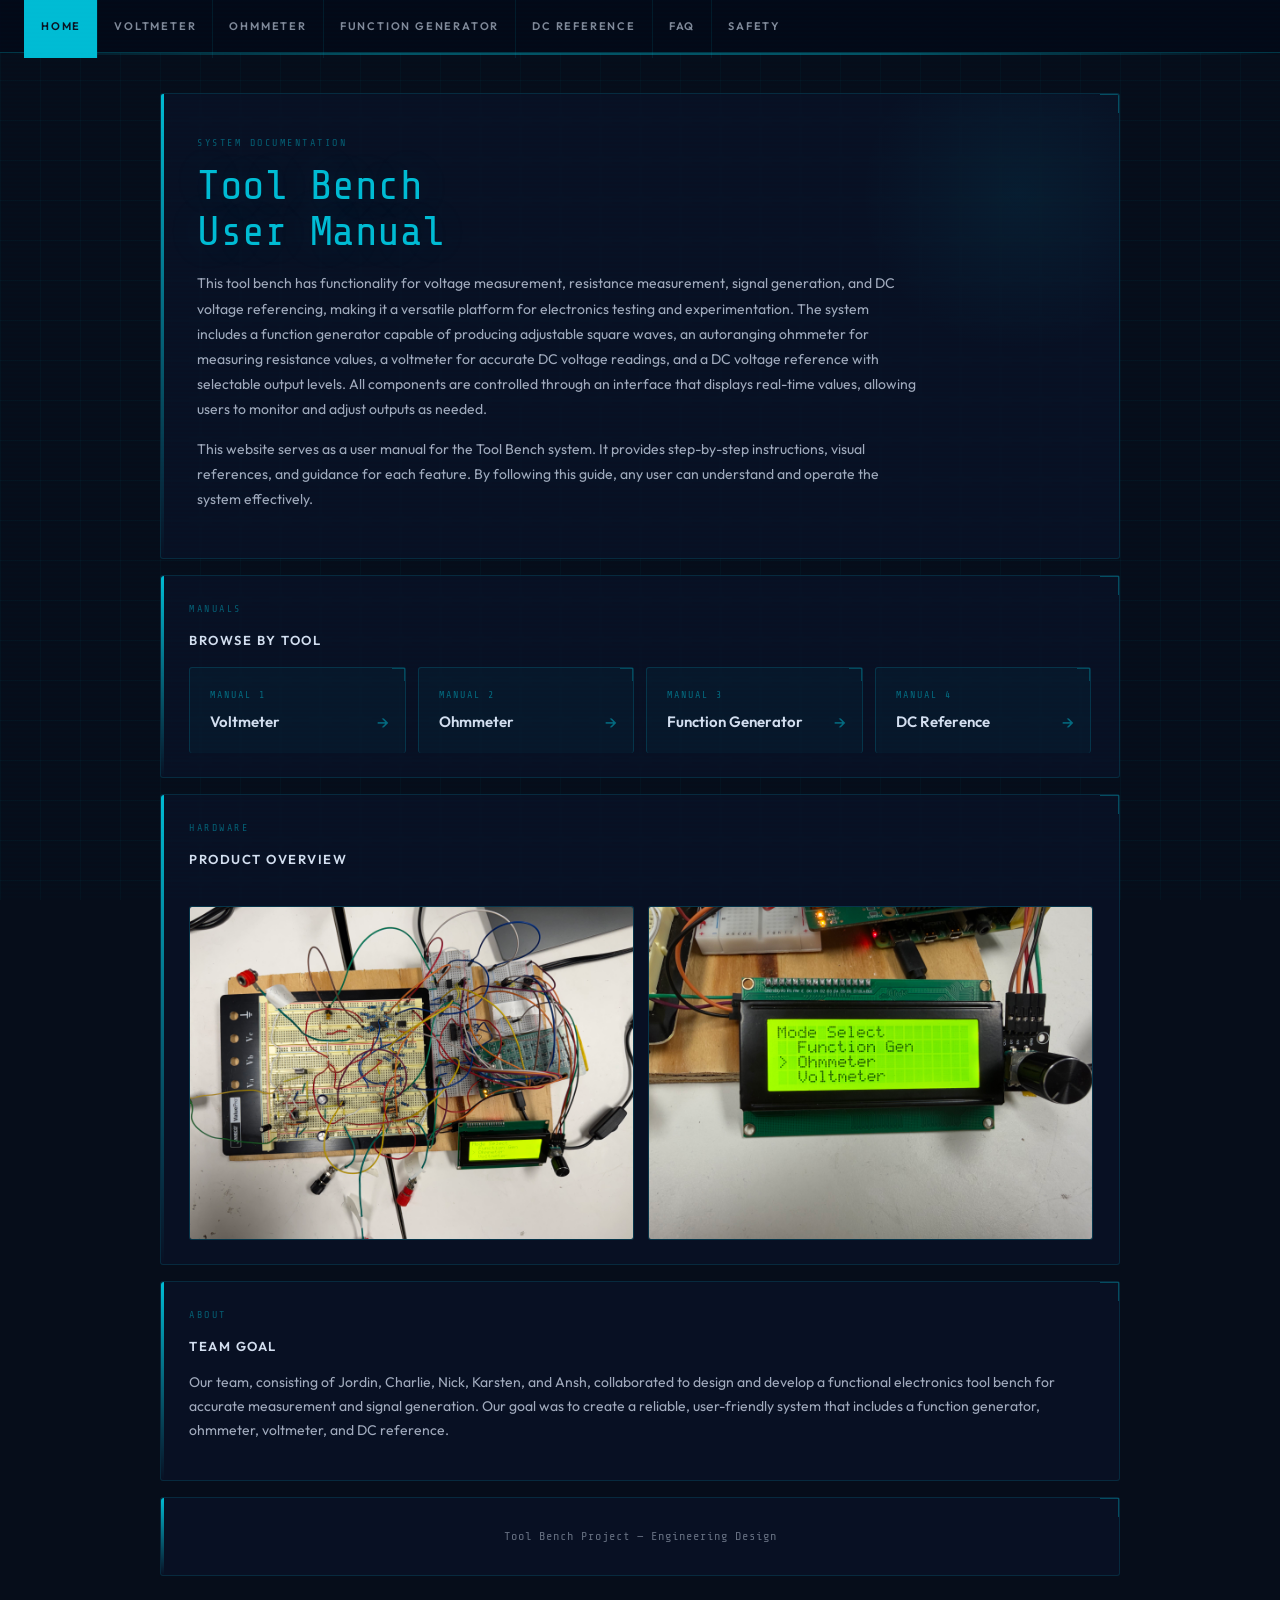
<file: index.html>
<!DOCTYPE html>
<html lang="en">
 
<head>
    <meta charset="UTF-8">
    <title>Tool Bench User Manual</title>
    <link rel="stylesheet" href="style.css">
 
    <style>
        /* ── Hero section ── */
        .hero-card {
            background: var(--card);
            padding: 40px 36px 32px;
            margin-bottom: 16px;
            border-radius: 3px;
            border: 1px solid var(--border);
            position: relative;
            backdrop-filter: blur(4px);
            overflow: hidden;
        }
 
        .hero-card::before {
            content: '';
            position: absolute;
            top: 0; left: 0;
            width: 3px; height: 100%;
            background: linear-gradient(180deg, var(--accent), transparent);
        }
 
        .hero-card::after {
            content: '';
            position: absolute;
            top: 0; right: 0;
            width: 18px; height: 18px;
            border-top: 1px solid rgba(0, 188, 212, 0.35);
            border-right: 1px solid rgba(0, 188, 212, 0.35);
        }
 
        /* Faint radial glow behind the title */
        .hero-card .glow {
            position: absolute;
            top: -60px; right: -60px;
            width: 320px; height: 320px;
            border-radius: 50%;
            background: radial-gradient(circle, rgba(0,188,212,0.07) 0%, transparent 70%);
            pointer-events: none;
        }
 
        .hero-card h1 {
            font-size: 42px;
            margin-bottom: 16px;
        }
 
        .hero-card p {
            max-width: 720px;
            line-height: 1.8;
        }
 
        /* ── Dual-image grid ── */
        .img-grid {
            display: grid;
            grid-template-columns: 1fr 1fr;
            gap: 16px;
            margin-top: 16px;
        }
 
        @media (max-width: 600px) {
            .img-grid { grid-template-columns: 1fr; }
        }
 
        .img-frame {
            border-radius: 3px;
            overflow: hidden;
            border: 1px solid rgba(0, 188, 212, 0.2);
            background: rgba(0, 188, 212, 0.02);
            aspect-ratio: 4 / 3;          /* uniform proportions */
            display: flex;
            align-items: center;
            justify-content: center;
        }
 
        .img-frame img {
            width: 100%;
            height: 100%;
            object-fit: contain;           /* no stretch, no crop */
            display: block;
        }
 
        /* ── Team placeholder ── */
        .team-placeholder {
            width: 100%;
            height: 180px;
            border-radius: 2px;
            background: rgba(0, 188, 212, 0.02);
            border: 1px dashed rgba(0, 188, 212, 0.2);
            display: flex;
            align-items: center;
            justify-content: center;
            color: rgba(0, 188, 212, 0.35);
            font-family: var(--mono);
            font-size: 11px;
            letter-spacing: 3px;
            text-transform: uppercase;
            margin-bottom: 20px;
            position: relative;
        }
 
        .team-placeholder::before {
            content: '';
            position: absolute;
            inset: 8px;
            border: 1px solid rgba(0, 188, 212, 0.06);
        }
 
        /* ── Footer card ── */
        .footer-card {
            text-align: center;
            padding: 16px 28px;
        }
 
        /* ── Tool navigation grid ── */
        .tool-grid {
            display: grid;
            grid-template-columns: repeat(auto-fit, minmax(190px, 1fr));
            gap: 12px;
            margin-top: 16px;
        }
 
        .tool-tile {
            background: rgba(0, 188, 212, 0.04);
            border: 1px solid rgba(0, 188, 212, 0.18);
            border-radius: 3px;
            padding: 18px 20px;
            text-decoration: none;
            border-bottom: none;          /* override global a border */
            display: block;
            transition: background 0.2s, border-color 0.2s;
            position: relative;
        }
 
        .tool-tile::after {
            content: '';
            position: absolute;
            top: 0; right: 0;
            width: 12px; height: 12px;
            border-top: 1px solid rgba(0, 188, 212, 0.3);
            border-right: 1px solid rgba(0, 188, 212, 0.3);
        }
 
        .tool-tile:hover {
            background: rgba(0, 188, 212, 0.09);
            border-color: rgba(0, 188, 212, 0.4);
            border-bottom: none;
        }
 
        .tool-tile .tile-label {
            font-family: var(--mono);
            font-size: 10px;
            letter-spacing: 2px;
            color: rgba(0, 188, 212, 0.5);
            text-transform: uppercase;
            margin-bottom: 6px;
        }
 
        .tool-tile .tile-name {
            font-size: 15px;
            font-weight: 600;
            color: var(--text);
        }
 
        .tool-tile .tile-arrow {
            color: var(--accent);
            font-size: 18px;
            position: absolute;
            right: 16px;
            bottom: 14px;
            opacity: 0.5;
            transition: opacity 0.2s, transform 0.2s;
        }
 
        .tool-tile:hover .tile-arrow {
            opacity: 1;
            transform: translateX(3px);
        }
    </style>
</head>
 
<body>
 
<!-- ================= NAVBAR ================= -->
<nav>
    <a href="index.html" style="background: var(--accent); color: #0b1220;">Home</a>
    <a href="manual1.html">Voltmeter</a>
    <a href="manual2.html">Ohmmeter</a>
    <a href="manual3.html">Function Generator</a>
    <a href="manual4.html">DC Reference</a>
    <a href="faq.html">FAQ</a>
    <a href="safety.html">Safety</a>
</nav>
 
<!-- ================= MAIN CONTENT ================= -->
<div class="container">
 
    <!-- TITLE + DESCRIPTION -->
    <div class="hero-card">
        <div class="glow"></div>
        <div class="card-tag">System Documentation</div>
        <h1>Tool Bench<br>User Manual</h1>
        <p>
            This tool bench has functionality for voltage measurement, resistance measurement, signal generation, and DC voltage referencing, making it a versatile platform for electronics testing and experimentation. The system includes a function generator capable of producing adjustable square waves, an autoranging ohmmeter for measuring resistance values, a voltmeter for accurate DC voltage readings, and a DC voltage reference with selectable output levels. All components are controlled through an interface that displays real-time values, allowing users to monitor and adjust outputs as needed.
        </p>
        <p>
            This website serves as a user manual for the Tool Bench system. It provides step-by-step instructions, visual references, and guidance for each feature. By following this guide, any user can understand and operate the system effectively.
        </p>
    </div>
 
    <!-- TOOL NAVIGATION -->
    <div class="card">
        <div class="card-tag">Manuals</div>
        <h2>Browse by Tool</h2>
        <div class="tool-grid">
            <a href="manual1.html" class="tool-tile">
                <div class="tile-label">Manual 1</div>
                <div class="tile-name">Voltmeter</div>
                <span class="tile-arrow">&rarr;</span>
            </a>
            <a href="manual2.html" class="tool-tile">
                <div class="tile-label">Manual 2</div>
                <div class="tile-name">Ohmmeter</div>
                <span class="tile-arrow">&rarr;</span>
            </a>
            <a href="manual3.html" class="tool-tile">
                <div class="tile-label">Manual 3</div>
                <div class="tile-name">Function Generator</div>
                <span class="tile-arrow">&rarr;</span>
            </a>
            <a href="manual4.html" class="tool-tile">
                <div class="tile-label">Manual 4</div>
                <div class="tile-name">DC Reference</div>
                <span class="tile-arrow">&rarr;</span>
            </a>
        </div>
    </div>
 
    <!-- PRODUCT IMAGES -->
    <div class="card">
        <div class="card-tag">Hardware</div>
        <h2>Product Overview</h2>
        <div class="img-grid">
            <div class="img-frame">
                <img src="IMG_1629.jpg" alt="Tool Bench front view">
            </div>
            <div class="img-frame">
                <img src="IMG_1630.jpg" alt="Tool Bench display view">
            </div>
        </div>
    </div>
 
    <!-- TEAM SECTION -->
<div class="card">
    <div class="card-tag">About</div>
    <h2>Team Goal</h2>

    <p>
        Our team, consisting of Jordin, Charlie, Nick, Karsten, and Ansh, collaborated to design and develop a functional electronics tool bench for accurate measurement and signal generation. Our goal was to create a reliable, user-friendly system that includes a function generator, ohmmeter, voltmeter, and DC reference.
    </p>
</div>
 
    <!-- FOOTER -->
    <div class="card footer-card">
        <p class="small">
            Tool Bench Project &mdash; Engineering Design
        </p>
    </div>
 
</div>
 
</body>
</html>
</file>
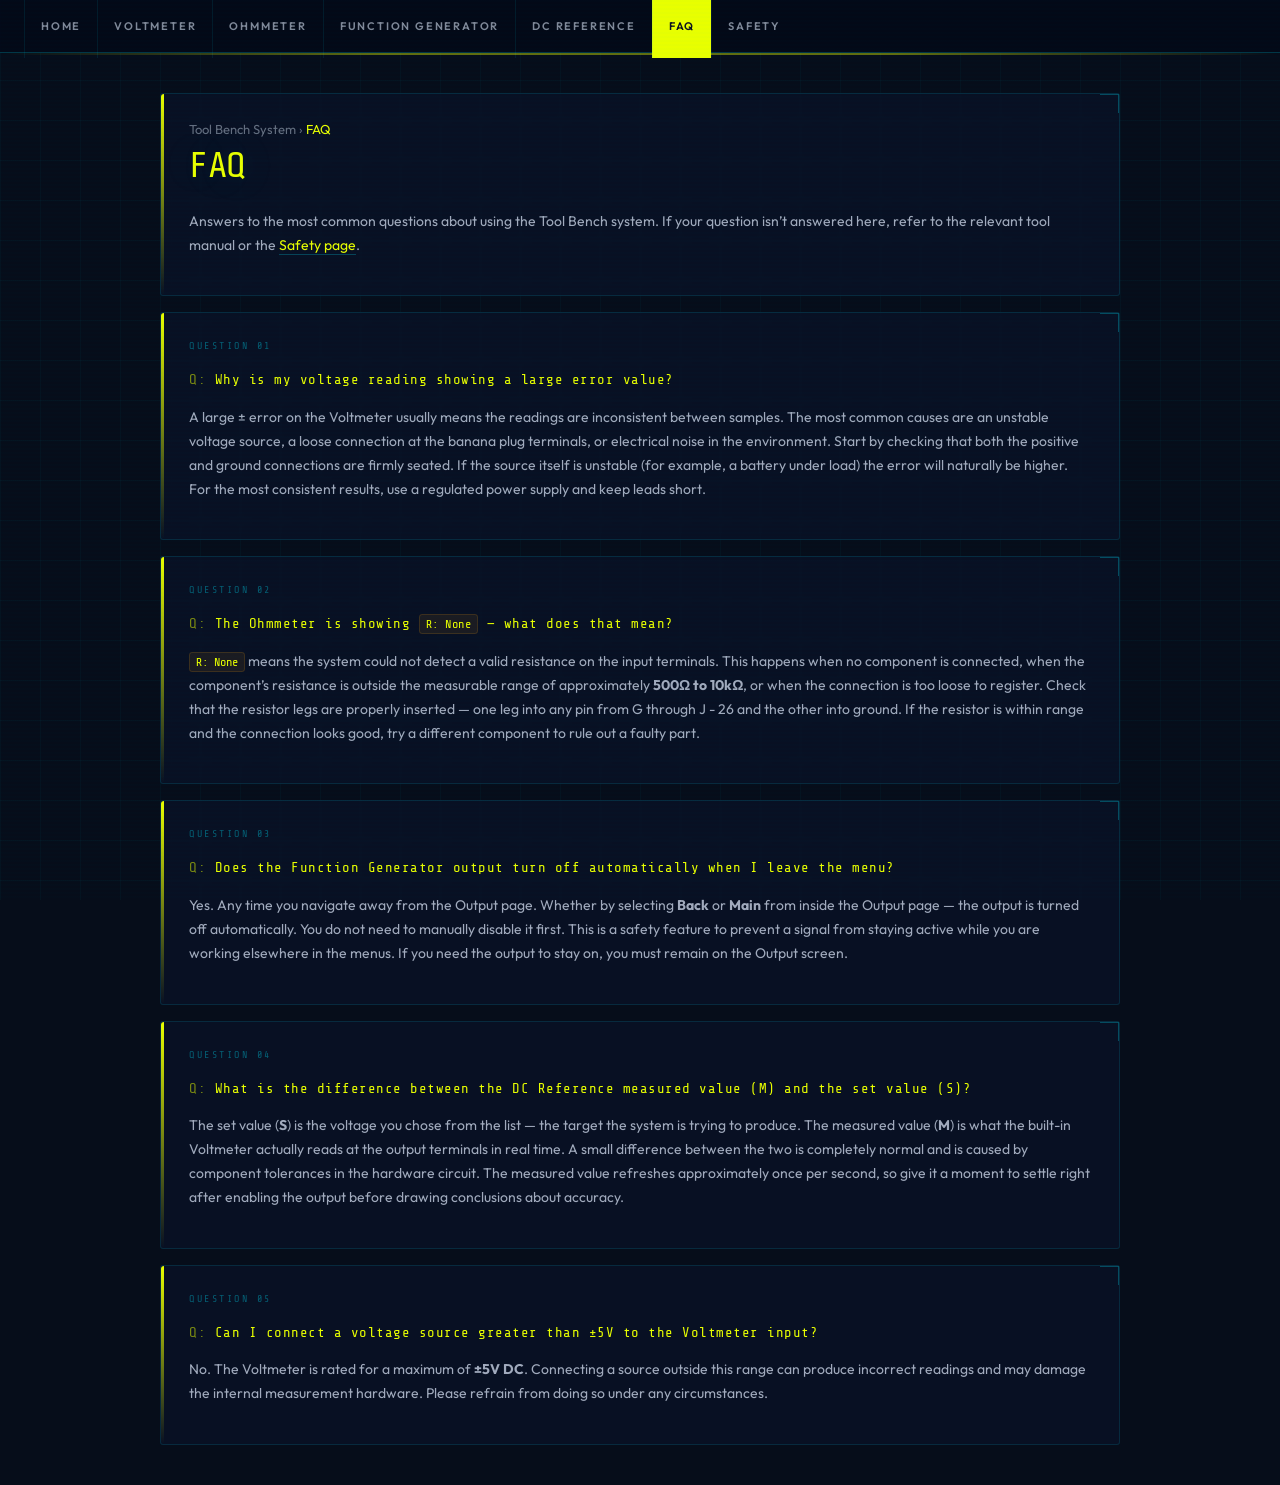
<file: faq.html>
<!DOCTYPE html>
<html lang="en">

<head>
    <meta charset="UTF-8">
    <title>FAQ</title>
    <link rel="stylesheet" href="style.css">

    <style>
        :root { --accent: #e8ff00; }

        .breadcrumb {
            font-size: 13px;
            color: var(--muted);
            margin-bottom: 6px;
        }

        .breadcrumb span {
            color: var(--accent);
        }

        .faq-q {
            font-family: var(--mono);
            font-size: 14px;
            color: var(--accent);
            letter-spacing: 0.5px;
            margin-bottom: 10px;
        }

        .faq-q::before {
            content: 'Q: ';
            opacity: 0.5;
        }

        code {
            font-family: 'Share Tech Mono', 'Courier New', monospace;
            font-size: 12px;
            color: var(--accent);
            background: rgba(245, 158, 11, 0.08);
            padding: 2px 6px;
            border-radius: 3px;
            border: 1px solid rgba(245, 158, 11, 0.15);
        }
    </style>
</head>

<body>

<!-- ================= NAVBAR ================= -->
<nav>
    <a href="index.html">Home</a>
    <a href="manual1.html">Voltmeter</a>
    <a href="manual2.html">Ohmmeter</a>
    <a href="manual3.html">Function Generator</a>
    <a href="manual4.html">DC Reference</a>
    <a href="faq.html" style="background: var(--accent); color: #0b1220;">FAQ</a>
    <a href="safety.html">Safety</a>
</nav>

<div class="container">

    <!-- TITLE -->
    <div class="card">
        <div class="breadcrumb">Tool Bench System &rsaquo; <span>FAQ</span></div>
        <h1>FAQ</h1>
        <p>
            Answers to the most common questions about using the Tool Bench system. If your question isn&rsquo;t answered here, refer to the relevant tool manual or the <a href="safety.html">Safety page</a>.
        </p>
    </div>

    <!-- Q1 -->
    <div class="card">
        <div class="card-tag">Question 01</div>
        <p class="faq-q">Why is my voltage reading showing a large error value?</p>
        <p>
            A large &plusmn; error on the Voltmeter usually means the readings are inconsistent between samples. The most common causes are an unstable voltage source, a loose connection at the banana plug terminals, or electrical noise in the environment. Start by checking that both the positive and ground connections are firmly seated. If the source itself is unstable (for example, a battery under load) the error will naturally be higher. For the most consistent results, use a regulated power supply and keep leads short.
        </p>
    </div>

    <!-- Q2 -->
    <div class="card">
        <div class="card-tag">Question 02</div>
        <p class="faq-q">The Ohmmeter is showing <code>R: None</code> &mdash; what does that mean?</p>
        <p>
            <code>R: None</code> means the system could not detect a valid resistance on the input terminals. This happens when no component is connected, when the component&rsquo;s resistance is outside the measurable range of approximately <strong>500&Omega; to 10k&Omega;</strong>, or when the connection is too loose to register. Check that the resistor legs are properly inserted &mdash; one leg into any pin from G through J - 26 and the other into ground. If the resistor is within range and the connection looks good, try a different component to rule out a faulty part.
        </p>
    </div>

    <!-- Q3 -->
    <div class="card">
        <div class="card-tag">Question 03</div>
        <p class="faq-q">Does the Function Generator output turn off automatically when I leave the menu?</p>
        <p>
            Yes. Any time you navigate away from the Output page. Whether by selecting <strong>Back</strong> or <strong>Main</strong> from inside the Output page &mdash; the output is turned off automatically. You do not need to manually disable it first. This is a safety feature to prevent a signal from staying active while you are working elsewhere in the menus. If you need the output to stay on, you must remain on the Output screen.
        </p>
    </div>

    <!-- Q4 -->
    <div class="card">
        <div class="card-tag">Question 04</div>
        <p class="faq-q">What is the difference between the DC Reference measured value (M) and the set value (S)?</p>
        <p>
            The set value (<strong>S</strong>) is the voltage you chose from the list &mdash; the target the system is trying to produce. The measured value (<strong>M</strong>) is what the built-in Voltmeter actually reads at the output terminals in real time. A small difference between the two is completely normal and is caused by component tolerances in the hardware circuit. The measured value refreshes approximately once per second, so give it a moment to settle right after enabling the output before drawing conclusions about accuracy.
        </p>
    </div>

    <!-- Q5 -->
    <div class="card">
        <div class="card-tag">Question 05</div>
        <p class="faq-q">Can I connect a voltage source greater than &plusmn;5V to the Voltmeter input?</p>
        <p>
            No. The Voltmeter is rated for a maximum of <strong>&plusmn;5V DC</strong>. Connecting a source outside this range can produce incorrect readings and may damage the internal measurement hardware. Please refrain from doing so under any circumstances.
        </p>
    </div>

</div>

</body>
</html>
</file>
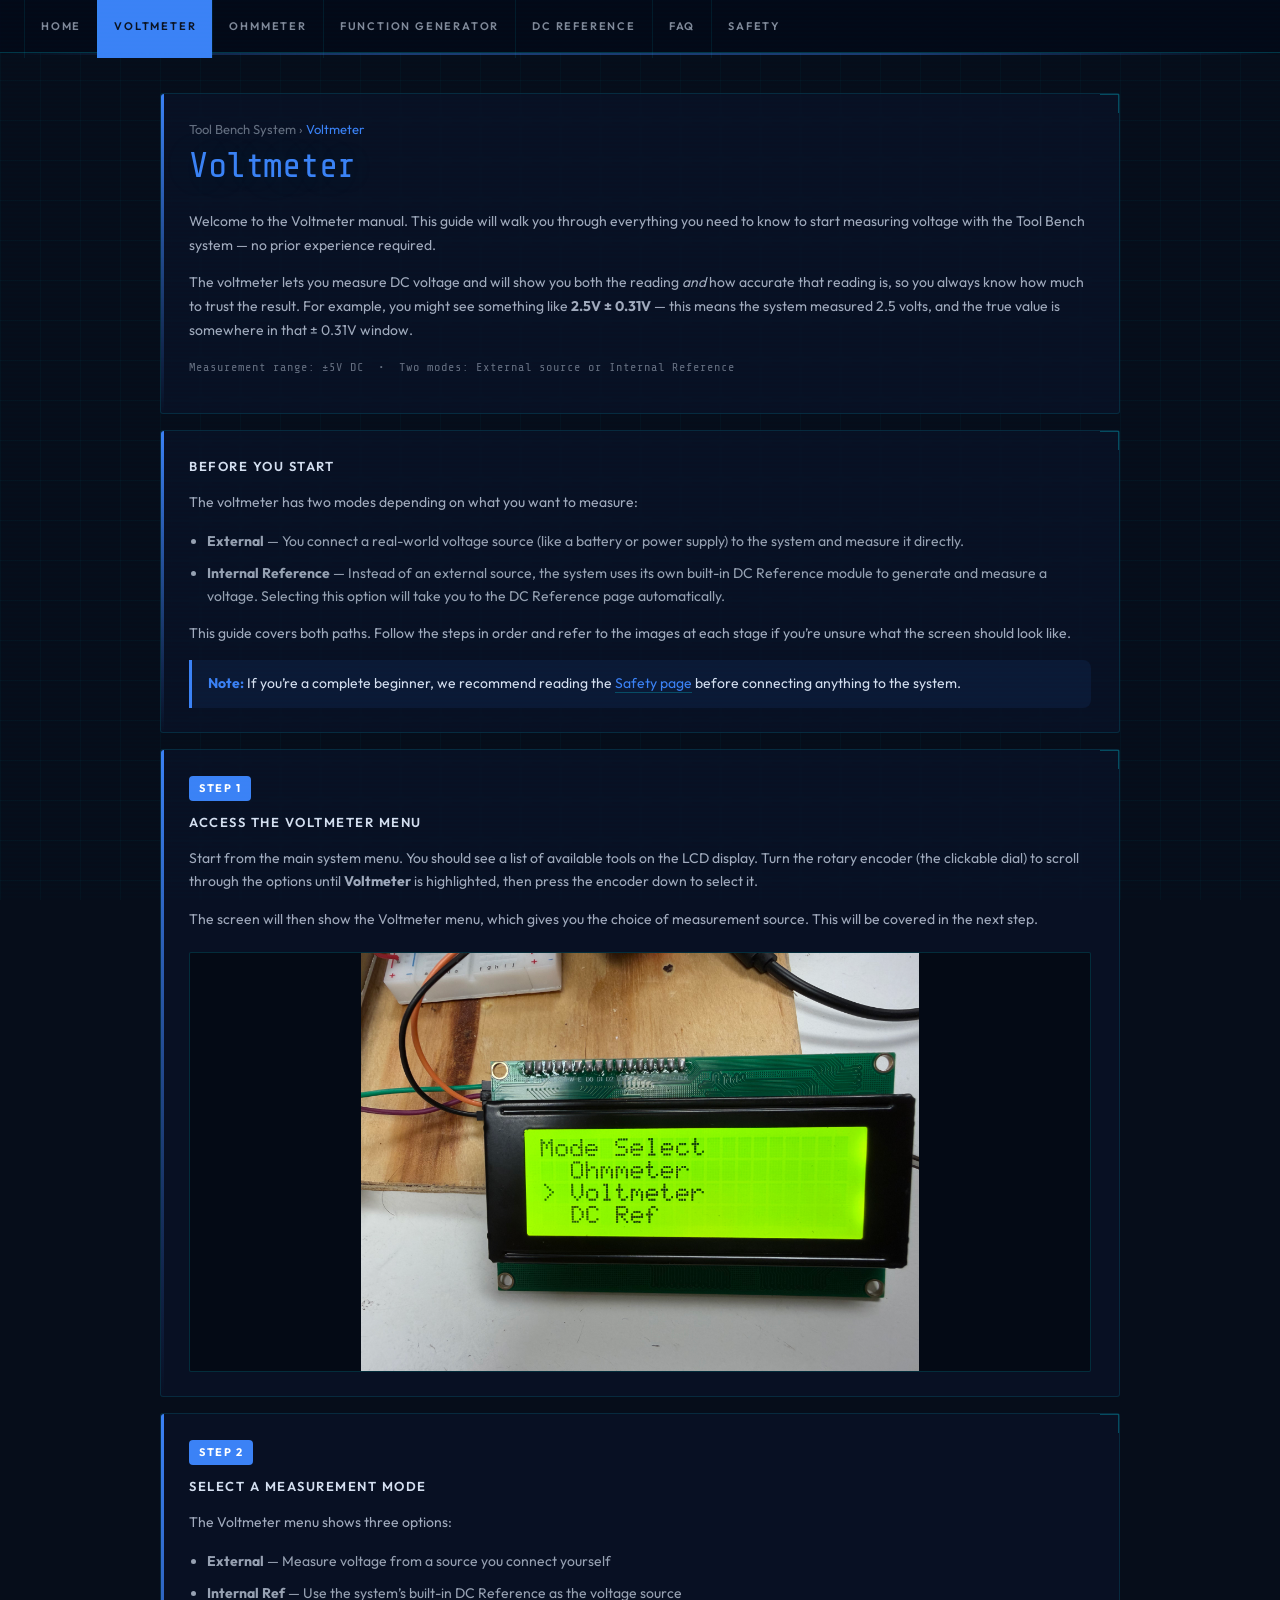
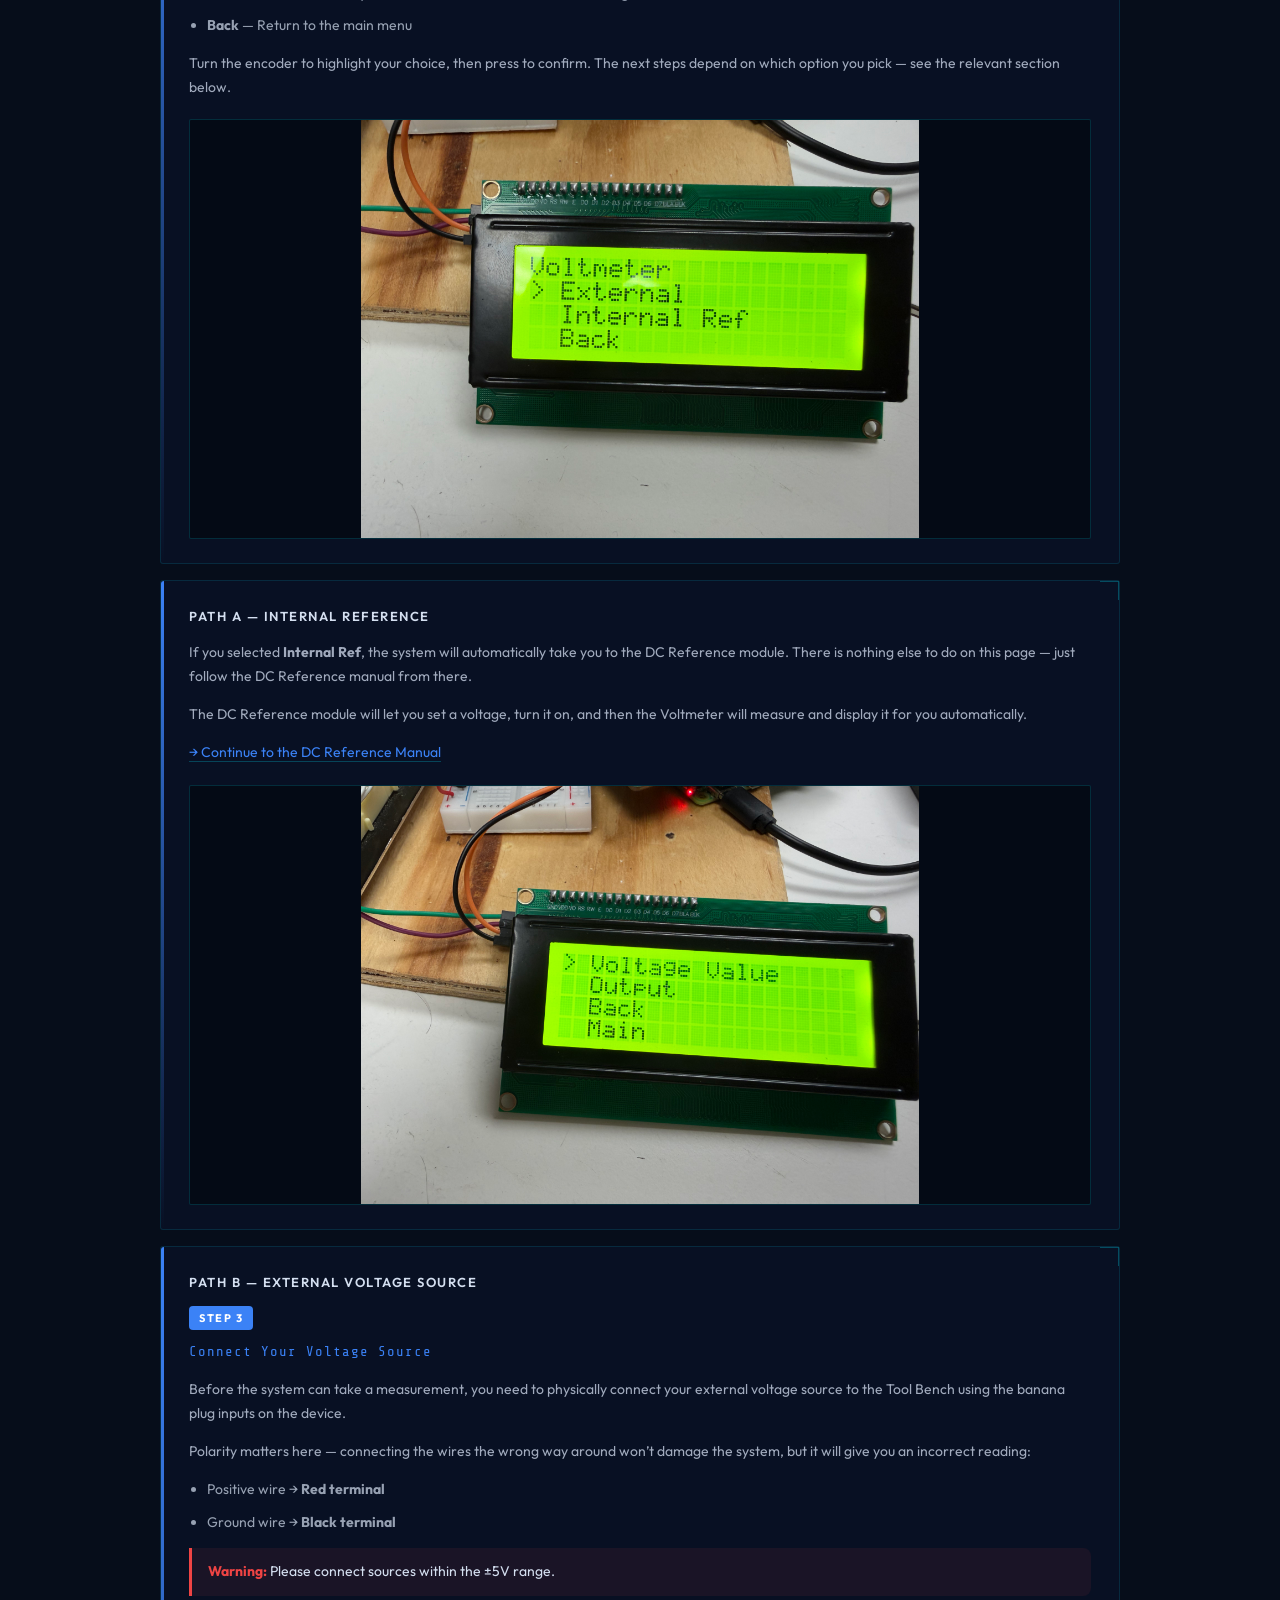
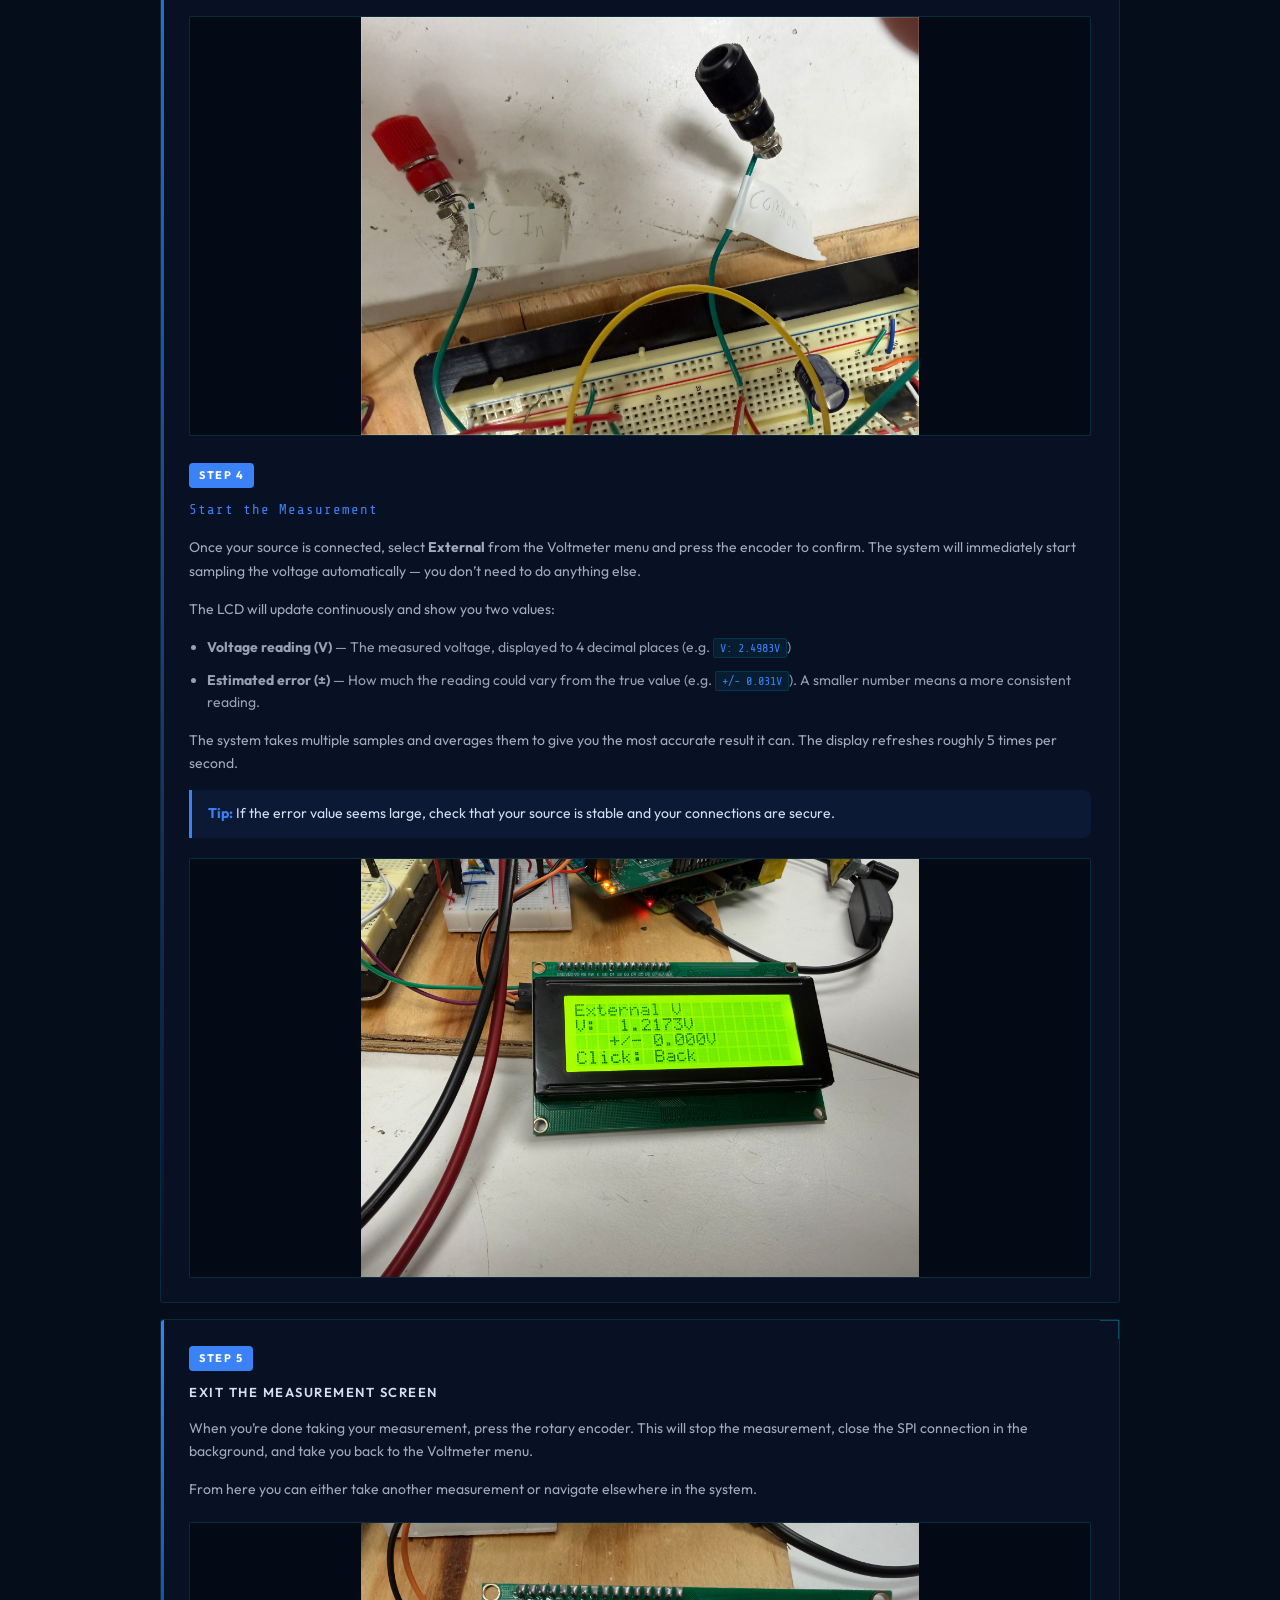
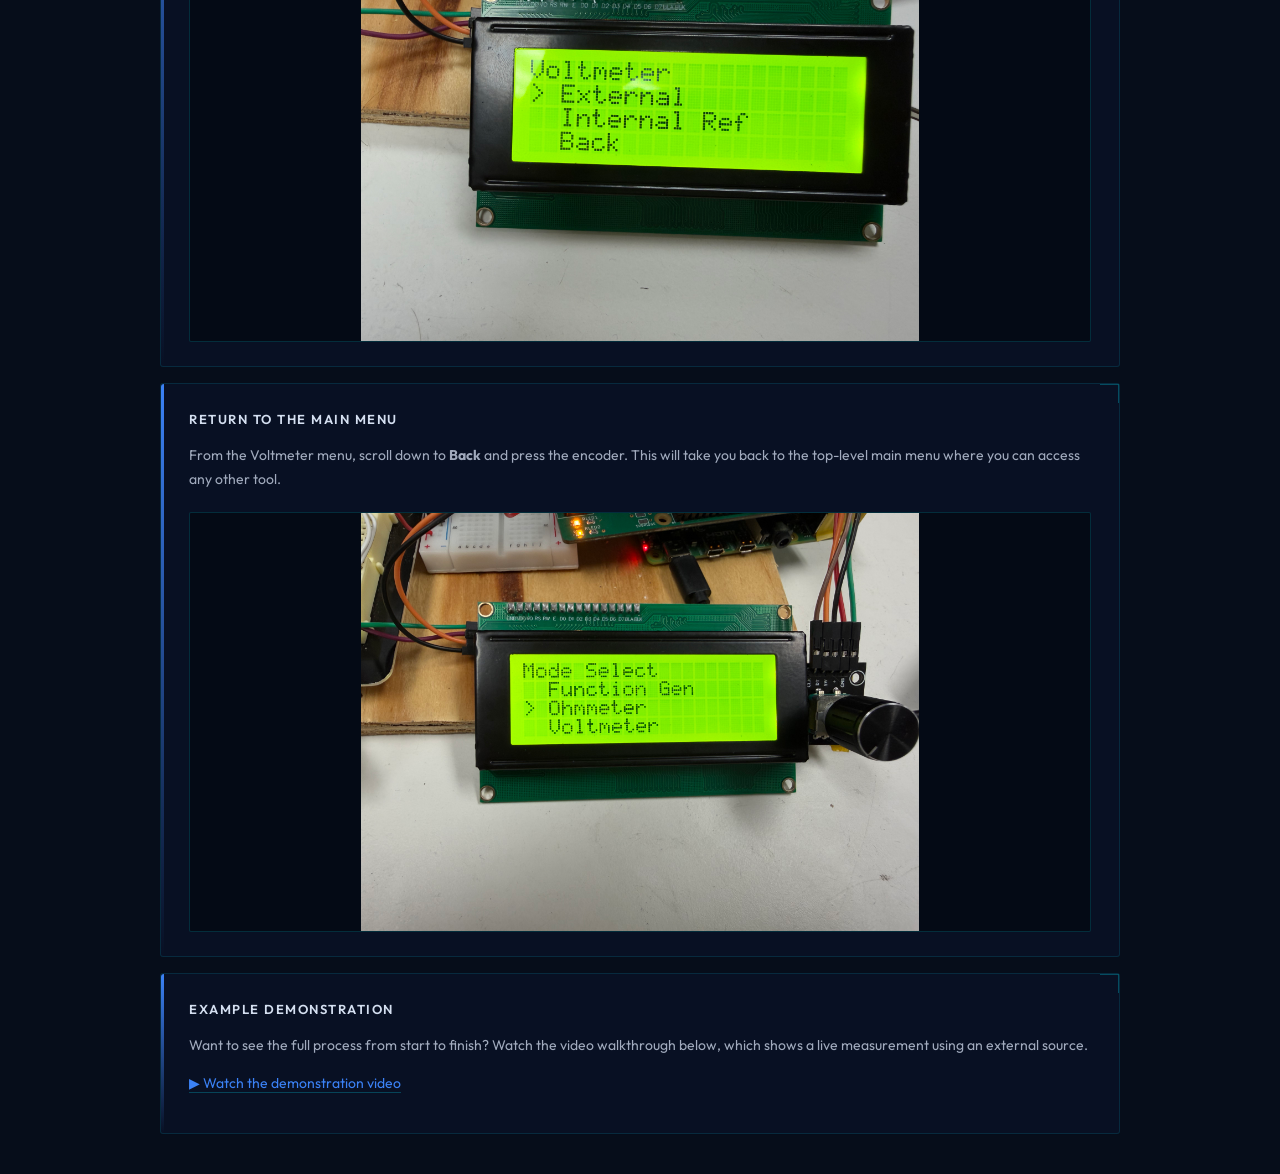
<file: manual1.html>
<!DOCTYPE html>
<html lang="en">

<head>
    <meta charset="UTF-8">
    <title>Voltmeter</title>
    <link rel="stylesheet" href="style.css">

    <style>
        :root { --accent: #3b82f6; }

        .notice {
            background: rgba(59, 130, 246, 0.08);
            border-left: 3px solid var(--accent);
            border-radius: 0 8px 8px 0;
            padding: 12px 16px;
            margin: 14px 0 0;
            font-size: 14px;
            color: var(--text);
        }

        .notice strong {
            color: var(--accent);
        }

        .warning {
            background: rgba(239, 68, 68, 0.08);
            border-left: 3px solid #ef4444;
            border-radius: 0 8px 8px 0;
            padding: 12px 16px;
            margin: 14px 0 0;
            font-size: 14px;
            color: var(--text);
        }

        .warning strong {
            color: #ef4444;
        }

        .step-label {
            display: inline-block;
            background: var(--accent);
            color: #fff;
            font-size: 11px;
            font-weight: bold;
            letter-spacing: 1.5px;
            text-transform: uppercase;
            padding: 3px 10px;
            border-radius: 4px;
            margin-bottom: 10px;
        }

        .breadcrumb {
            font-size: 13px;
            color: var(--muted);
            margin-bottom: 6px;
        }

        .breadcrumb span {
            color: var(--accent);
        }
    </style>
</head>

<body>

<!-- ================= NAVBAR ================= -->
<nav>
    <a href="index.html">Home</a>
    <a href="manual1.html" style="background: var(--accent); color: #0b1220;">Voltmeter</a>
    <a href="manual2.html">Ohmmeter</a>
    <a href="manual3.html">Function Generator</a>
    <a href="manual4.html">DC Reference</a>
    <a href="faq.html">FAQ</a>
    <a href="safety.html">Safety</a>
</nav>

<div class="container">

    <!-- TITLE / INTRO -->
    <div class="card">
        <div class="breadcrumb">Tool Bench System &rsaquo; <span>Voltmeter</span></div>
        <h1>Voltmeter</h1>
        <p>
            Welcome to the Voltmeter manual. This guide will walk you through everything you need to know to start measuring voltage with the Tool Bench system &mdash; no prior experience required.
        </p>
        <p>
            The voltmeter lets you measure DC voltage and will show you both the reading <em>and</em> how accurate that reading is, so you always know how much to trust the result. For example, you might see something like <strong>2.5V &plusmn; 0.31V</strong> &mdash; this means the system measured 2.5 volts, and the true value is somewhere in that &plusmn; 0.31V window.
        </p>
        <p class="small">
            Measurement range: &plusmn;5V DC &nbsp;&bull;&nbsp; Two modes: External source or Internal Reference
        </p>
    </div>

    <!-- BEFORE YOU START -->
    <div class="card">
        <h2>Before You Start</h2>
        <p>
            The voltmeter has two modes depending on what you want to measure:
        </p>
        <ul>
            <li><strong>External</strong> &mdash; You connect a real-world voltage source (like a battery or power supply) to the system and measure it directly.</li>
            <li><strong>Internal Reference</strong> &mdash; Instead of an external source, the system uses its own built-in DC Reference module to generate and measure a voltage. Selecting this option will take you to the DC Reference page automatically.</li>
        </ul>
        <p>
            This guide covers both paths. Follow the steps in order and refer to the images at each stage if you&rsquo;re unsure what the screen should look like.
        </p>
        <div class="notice">
            <strong>Note:</strong> If you&rsquo;re a complete beginner, we recommend reading the <a href="safety.html">Safety page</a> before connecting anything to the system.
        </div>
    </div>

    <!-- STEP 1 -->
    <div class="card">
        <div class="step-label">Step 1</div>
        <h2>Access the Voltmeter Menu</h2>
        <p>
            Start from the main system menu. You should see a list of available tools on the LCD display. Turn the rotary encoder (the clickable dial) to scroll through the options until <strong>Voltmeter</strong> is highlighted, then press the encoder down to select it.
        </p>
        <p>
            The screen will then show the Voltmeter menu, which gives you the choice of measurement source. This will be covered in the next step.
        </p>
        <img src="IMG_1632.jpg" class="img-box">
    </div>

    <!-- STEP 2 -->
    <div class="card">
        <div class="step-label">Step 2</div>
        <h2>Select a Measurement Mode</h2>
        <p>
            The Voltmeter menu shows three options:
        </p>
        <ul>
            <li><strong>External</strong> &mdash; Measure voltage from a source you connect yourself</li>
            <li><strong>Internal Ref</strong> &mdash; Use the system&rsquo;s built-in DC Reference as the voltage source</li>
            <li><strong>Back</strong> &mdash; Return to the main menu</li>
        </ul>
        <p>
            Turn the encoder to highlight your choice, then press to confirm. The next steps depend on which option you pick &mdash; see the relevant section below.
        </p>
        <img src="IMG_1633.jpg" class="img-box">
    </div>

    <!-- BRANCH: INTERNAL REF -->
    <div class="card">
        <h2>Path A &mdash; Internal Reference</h2>
        <p>
            If you selected <strong>Internal Ref</strong>, the system will automatically take you to the DC Reference module. There is nothing else to do on this page &mdash; just follow the DC Reference manual from there.
        </p>
        <p>
            The DC Reference module will let you set a voltage, turn it on, and then the Voltmeter will measure and display it for you automatically.
        </p>
        <p>
            <a href="manual4.html">&rarr; Continue to the DC Reference Manual</a>
        </p>
        <img src="IMG_1642.jpg" class="img-box">
    </div>

    <!-- BRANCH: EXTERNAL -->
    <div class="card">
        <h2>Path B &mdash; External Voltage Source</h2>

        <div class="step-label">Step 3</div>
        <h3>Connect Your Voltage Source</h3>
        <p>
            Before the system can take a measurement, you need to physically connect your external voltage source to the Tool Bench using the banana plug inputs on the device.
        </p>
        <p>
            Polarity matters here &mdash; connecting the wires the wrong way around won&rsquo;t damage the system, but it will give you an incorrect reading:
        </p>
        <ul>
            <li>Positive wire &rarr; <strong>Red terminal</strong></li>
            <li>Ground wire &rarr; <strong>Black terminal</strong></li>
        </ul>
        <div class="warning">
            <strong>Warning:</strong> Please connect sources within the &plusmn;5V range. 
        </div>
        <img src="IMG_1635 (1).jpg" class="img-box">

        <br>
        <div class="step-label">Step 4</div>
        <h3>Start the Measurement</h3>
        <p>
            Once your source is connected, select <strong>External</strong> from the Voltmeter menu and press the encoder to confirm. The system will immediately start sampling the voltage automatically &mdash; you don&rsquo;t need to do anything else.
        </p>
        <p>
            The LCD will update continuously and show you two values:
        </p>
        <ul>
            <li><strong>Voltage reading (V)</strong> &mdash; The measured voltage, displayed to 4 decimal places (e.g. <code>V: 2.4983V</code>)</li>
            <li><strong>Estimated error (&plusmn;)</strong> &mdash; How much the reading could vary from the true value (e.g. <code>+/- 0.031V</code>). A smaller number means a more consistent reading.</li>
        </ul>
        <p>
            The system takes multiple samples and averages them to give you the most accurate result it can. The display refreshes roughly 5 times per second.
        </p>
        <div class="notice">
            <strong>Tip:</strong> If the error value seems large, check that your source is stable and your connections are secure.
        </div>
        <img src="IMG_1637.jpg" class="img-box">
    </div>

    <!-- STEP 5: EXIT -->
    <div class="card">
        <div class="step-label">Step 5</div>
        <h2>Exit the Measurement Screen</h2>
        <p>
            When you&rsquo;re done taking your measurement, press the rotary encoder. This will stop the measurement, close the SPI connection in the background, and take you back to the Voltmeter menu.
        </p>
        <p>
            From here you can either take another measurement or navigate elsewhere in the system.
        </p>
        <img src="IMG_1633.jpg" class="img-box">
    </div>

    <!-- BACK TO MAIN -->
    <div class="card">
        <h2>Return to the Main Menu</h2>
        <p>
            From the Voltmeter menu, scroll down to <strong>Back </strong> and press the encoder. This will take you back to the top-level main menu where you can access any other tool.
        </p>
        <img src="IMG_1630.jpg" class="img-box">
    </div>

    <!-- VIDEO -->
    <div class="card">
        <h2>Example Demonstration</h2>
        <p>
            Want to see the full process from start to finish? Watch the video walkthrough below, which shows a live measurement using an external source.
        </p>
        <p>
<a href="https://youtu.be/ygnxdPuqdCU" target="_blank">&#9654; Watch the demonstration video</a>        </p>
    </div>

</div>

</body>
</html>
</file>
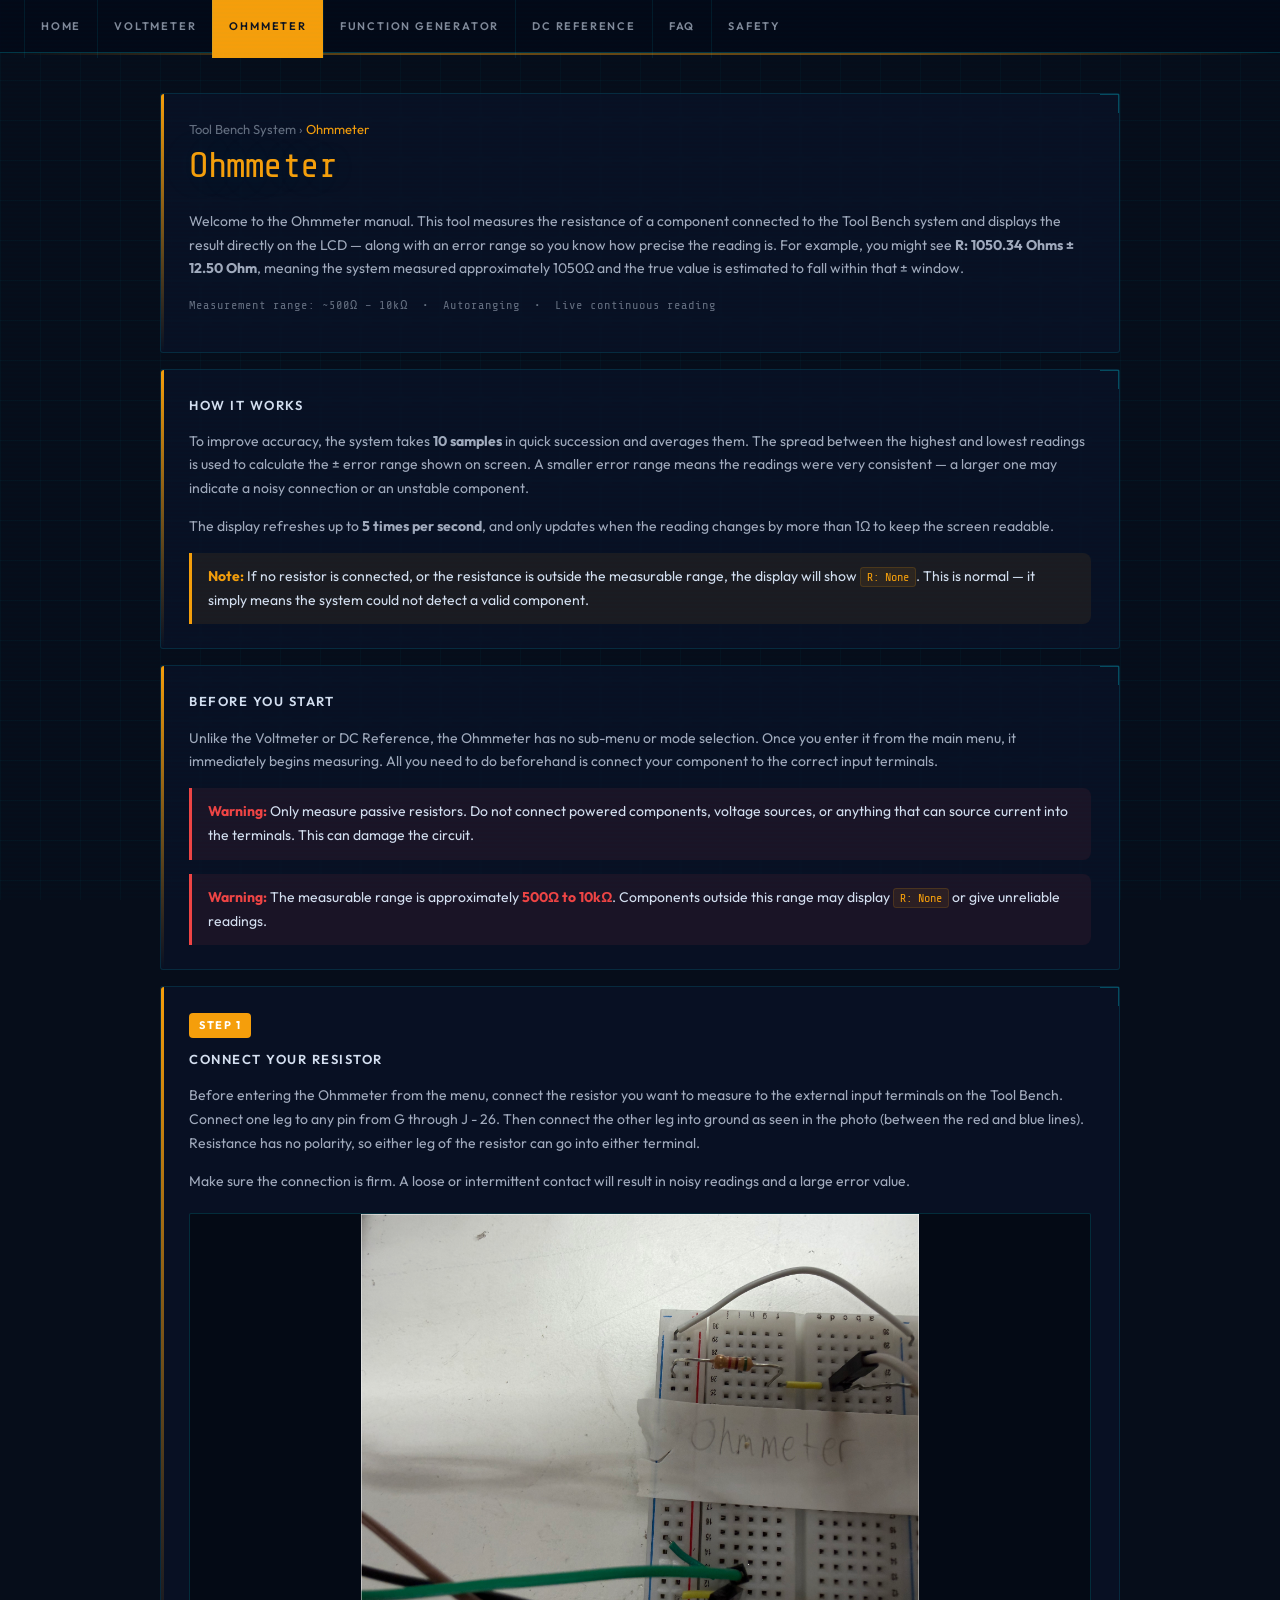
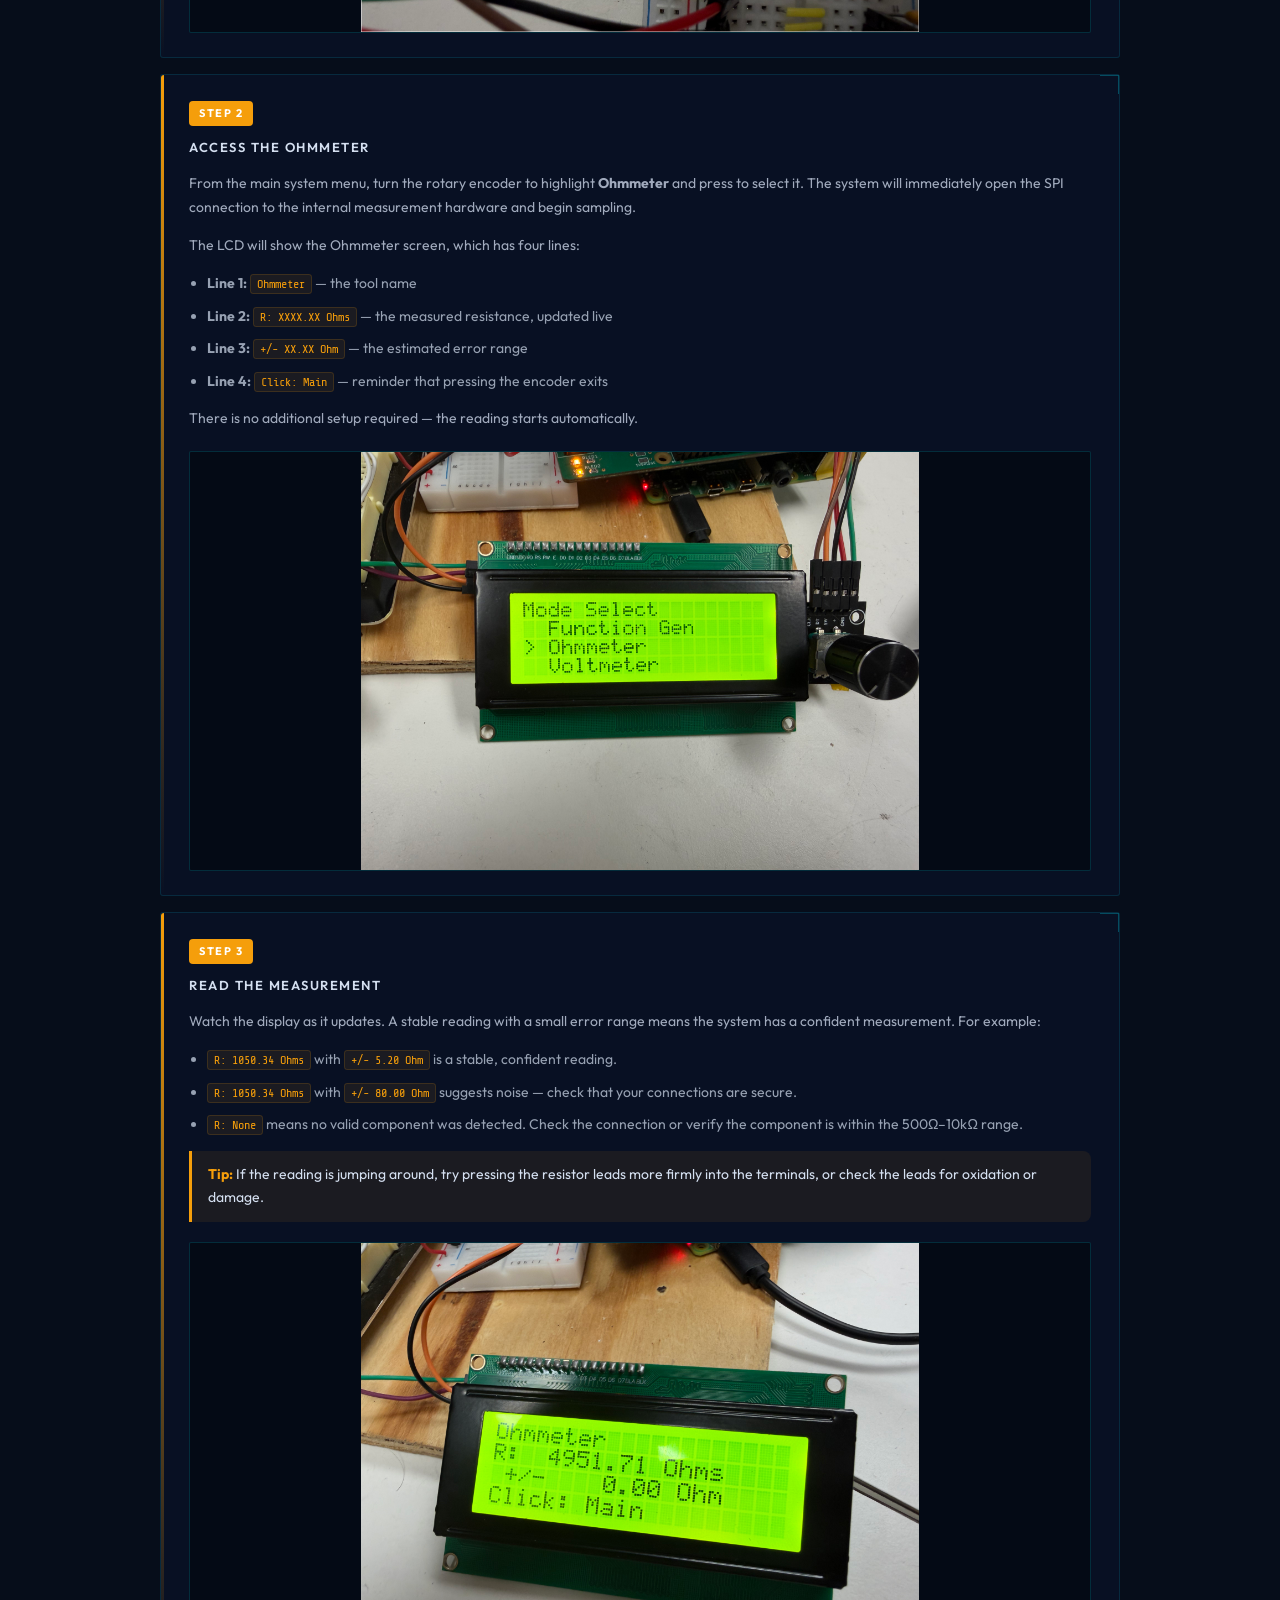
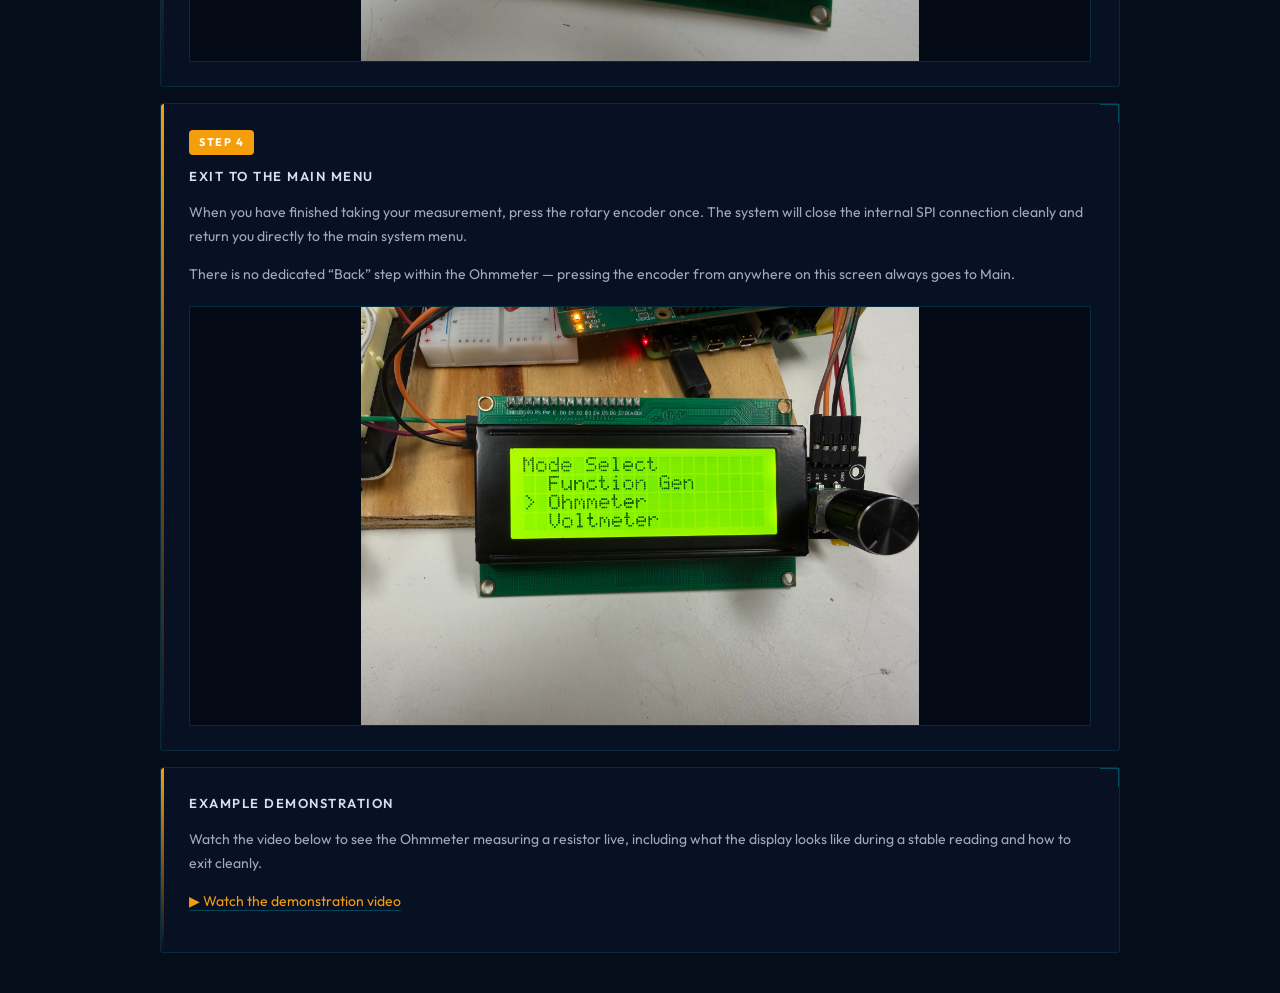
<file: manual2.html>
<!DOCTYPE html>
<html lang="en">

<head>
    <meta charset="UTF-8">
    <title>Ohmmeter</title>
    <link rel="stylesheet" href="style.css">

    <style>
        :root { --accent: #f59e0b; }

        .notice {
            background: rgba(245, 158, 11, 0.08);
            border-left: 3px solid var(--accent);
            border-radius: 0 8px 8px 0;
            padding: 12px 16px;
            margin: 14px 0 0;
            font-size: 14px;
            color: var(--text);
        }

        .notice strong {
            color: var(--accent);
        }

        .warning {
            background: rgba(239, 68, 68, 0.08);
            border-left: 3px solid #ef4444;
            border-radius: 0 8px 8px 0;
            padding: 12px 16px;
            margin: 14px 0 0;
            font-size: 14px;
            color: var(--text);
        }

        .warning strong {
            color: #ef4444;
        }

        .step-label {
            display: inline-block;
            background: var(--accent);
            color: #fff;
            font-size: 11px;
            font-weight: bold;
            letter-spacing: 1.5px;
            text-transform: uppercase;
            padding: 3px 10px;
            border-radius: 4px;
            margin-bottom: 10px;
        }

        .breadcrumb {
            font-size: 13px;
            color: var(--muted);
            margin-bottom: 6px;
        }

        .breadcrumb span {
            color: var(--accent);
        }

        code {
            font-family: 'Share Tech Mono', 'Courier New', monospace;
            font-size: 12px;
            color: var(--accent);
            background: rgba(245, 158, 11, 0.08);
            padding: 2px 6px;
            border-radius: 3px;
            border: 1px solid rgba(245, 158, 11, 0.15);
        }
    </style>
</head>

<body>

<!-- ================= NAVBAR ================= -->
<nav>
    <a href="index.html">Home</a>
    <a href="manual1.html">Voltmeter</a>
    <a href="manual2.html" style="background: var(--accent); color: #0b1220;">Ohmmeter</a>
    <a href="manual3.html">Function Generator</a>
    <a href="manual4.html">DC Reference</a>
    <a href="faq.html">FAQ</a>
    <a href="safety.html">Safety</a>
</nav>

<div class="container">

    <!-- TITLE / INTRO -->
    <div class="card">
        <div class="breadcrumb">Tool Bench System &rsaquo; <span>Ohmmeter</span></div>
        <h1>Ohmmeter</h1>
        <p>
            Welcome to the Ohmmeter manual. This tool measures the resistance of a component connected to the Tool Bench system and displays the result directly on the LCD &mdash; along with an error range so you know how precise the reading is. For example, you might see <strong>R: 1050.34 Ohms &plusmn; 12.50 Ohm</strong>, meaning the system measured approximately 1050&Omega; and the true value is estimated to fall within that &plusmn; window.
        </p>
        
        <p class="small">
            Measurement range: ~500&Omega; &ndash; 10k&Omega; &nbsp;&bull;&nbsp; Autoranging &nbsp;&bull;&nbsp; Live continuous reading 
        </p>
    </div>

    <!-- HOW IT WORKS -->
    <div class="card">
        <h2>How It Works</h2>
        <p>
            To improve accuracy, the system takes <strong>10 samples</strong> in quick succession and averages them. The spread between the highest and lowest readings is used to calculate the &plusmn; error range shown on screen. A smaller error range means the readings were very consistent &mdash; a larger one may indicate a noisy connection or an unstable component.
        </p>
        <p>
            The display refreshes up to <strong>5 times per second</strong>, and only updates when the reading changes by more than 1&Omega; to keep the screen readable.
        </p>
        <div class="notice">
            <strong>Note:</strong> If no resistor is connected, or the resistance is outside the measurable range, the display will show <code>R: None</code>. This is normal &mdash; it simply means the system could not detect a valid component.
        </div>
    </div>

    <!-- BEFORE YOU START -->
    <div class="card">
        <h2>Before You Start</h2>
        <p>
            Unlike the Voltmeter or DC Reference, the Ohmmeter has no sub-menu or mode selection. Once you enter it from the main menu, it immediately begins measuring. All you need to do beforehand is connect your component to the correct input terminals.
        </p>
        <div class="warning">
            <strong>Warning:</strong> Only measure passive resistors. Do not connect powered components, voltage sources, or anything that can source current into the terminals. This can damage the circuit.
        </div>
        <div class="warning">
            <strong>Warning:</strong> The measurable range is approximately <strong>500&Omega; to 10k&Omega;</strong>. Components outside this range may display <code>R: None</code> or give unreliable readings.
        </div>
    </div>

    <!-- STEP 1 -->
    <div class="card">
        <div class="step-label">Step 1</div>
        <h2>Connect Your Resistor</h2>
        <p>
            Before entering the Ohmmeter from the menu, connect the resistor you want to measure to the external input terminals on the Tool Bench. Connect one leg to any pin from G through J - 26. Then connect the other leg into ground as seen in the photo (between the red and blue lines). Resistance has no polarity, so either leg of the resistor can go into either terminal.
        </p>
        <p>
            Make sure the connection is firm. A loose or intermittent contact will result in noisy readings and a large error value.
        </p>
        <img src="IMG_1638 (1).jpg" class="img-box">
    </div>

    <!-- STEP 2 -->
    <div class="card">
        <div class="step-label">Step 2</div>
        <h2>Access the Ohmmeter</h2>
        <p>
            From the main system menu, turn the rotary encoder to highlight <strong>Ohmmeter</strong> and press to select it. The system will immediately open the SPI connection to the internal measurement hardware and begin sampling.
        </p>
        <p>
            The LCD will show the Ohmmeter screen, which has four lines:
        </p>
        <ul>
            <li><strong>Line 1:</strong> <code>Ohmmeter</code> &mdash; the tool name</li>
            <li><strong>Line 2:</strong> <code>R: XXXX.XX Ohms</code> &mdash; the measured resistance, updated live</li>
            <li><strong>Line 3:</strong> <code>+/- XX.XX Ohm</code> &mdash; the estimated error range</li>
            <li><strong>Line 4:</strong> <code>Click: Main</code> &mdash; reminder that pressing the encoder exits</li>
        </ul>
        <p>
            There is no additional setup required &mdash; the reading starts automatically.
        </p>
        <img src="IMG_1630.jpg" class="img-box">
    </div>

    <!-- STEP 3 -->
    <div class="card">
        <div class="step-label">Step 3</div>
        <h2>Read the Measurement</h2>
        <p>
            Watch the display as it updates. A stable reading with a small error range means the system has a confident measurement. For example:
        </p>
        <ul>
            <li><code>R:  1050.34 Ohms</code> with <code>+/-   5.20 Ohm</code> is a stable, confident reading.</li>
            <li><code>R:  1050.34 Ohms</code> with <code>+/-  80.00 Ohm</code> suggests noise &mdash; check that your connections are secure.</li>
            <li><code>R: None</code> means no valid component was detected. Check the connection or verify the component is within the 500&Omega;&ndash;10k&Omega; range.</li>
        </ul>
        <div class="notice">
            <strong>Tip:</strong> If the reading is jumping around, try pressing the resistor leads more firmly into the terminals, or check the leads for oxidation or damage.
        </div>
        <img src="IMG_1640.jpg" class="img-box">
    </div>

    <!-- STEP 4 -->
    <div class="card">
        <div class="step-label">Step 4</div>
        <h2>Exit to the Main Menu</h2>
        <p>
            When you have finished taking your measurement, press the rotary encoder once. The system will close the internal SPI connection cleanly and return you directly to the main system menu.
        </p>
        <p>
            There is no dedicated &ldquo;Back&rdquo; step within the Ohmmeter &mdash; pressing the encoder from anywhere on this screen always goes to Main.
        </p>
        <img src="IMG_1630.jpg" class="img-box">
    </div>

    <!-- VIDEO -->
    <div class="card">
        <h2>Example Demonstration</h2>
        <p>
            Watch the video below to see the Ohmmeter measuring a resistor live, including what the display looks like during a stable reading and how to exit cleanly.
        </p>
        <p>
<a href="https://youtu.be/9RdTRkfiwyA" target="_blank">&#9654; Watch the demonstration video</a>        </p>
    </div>

</div>

</body>
</html>
</file>
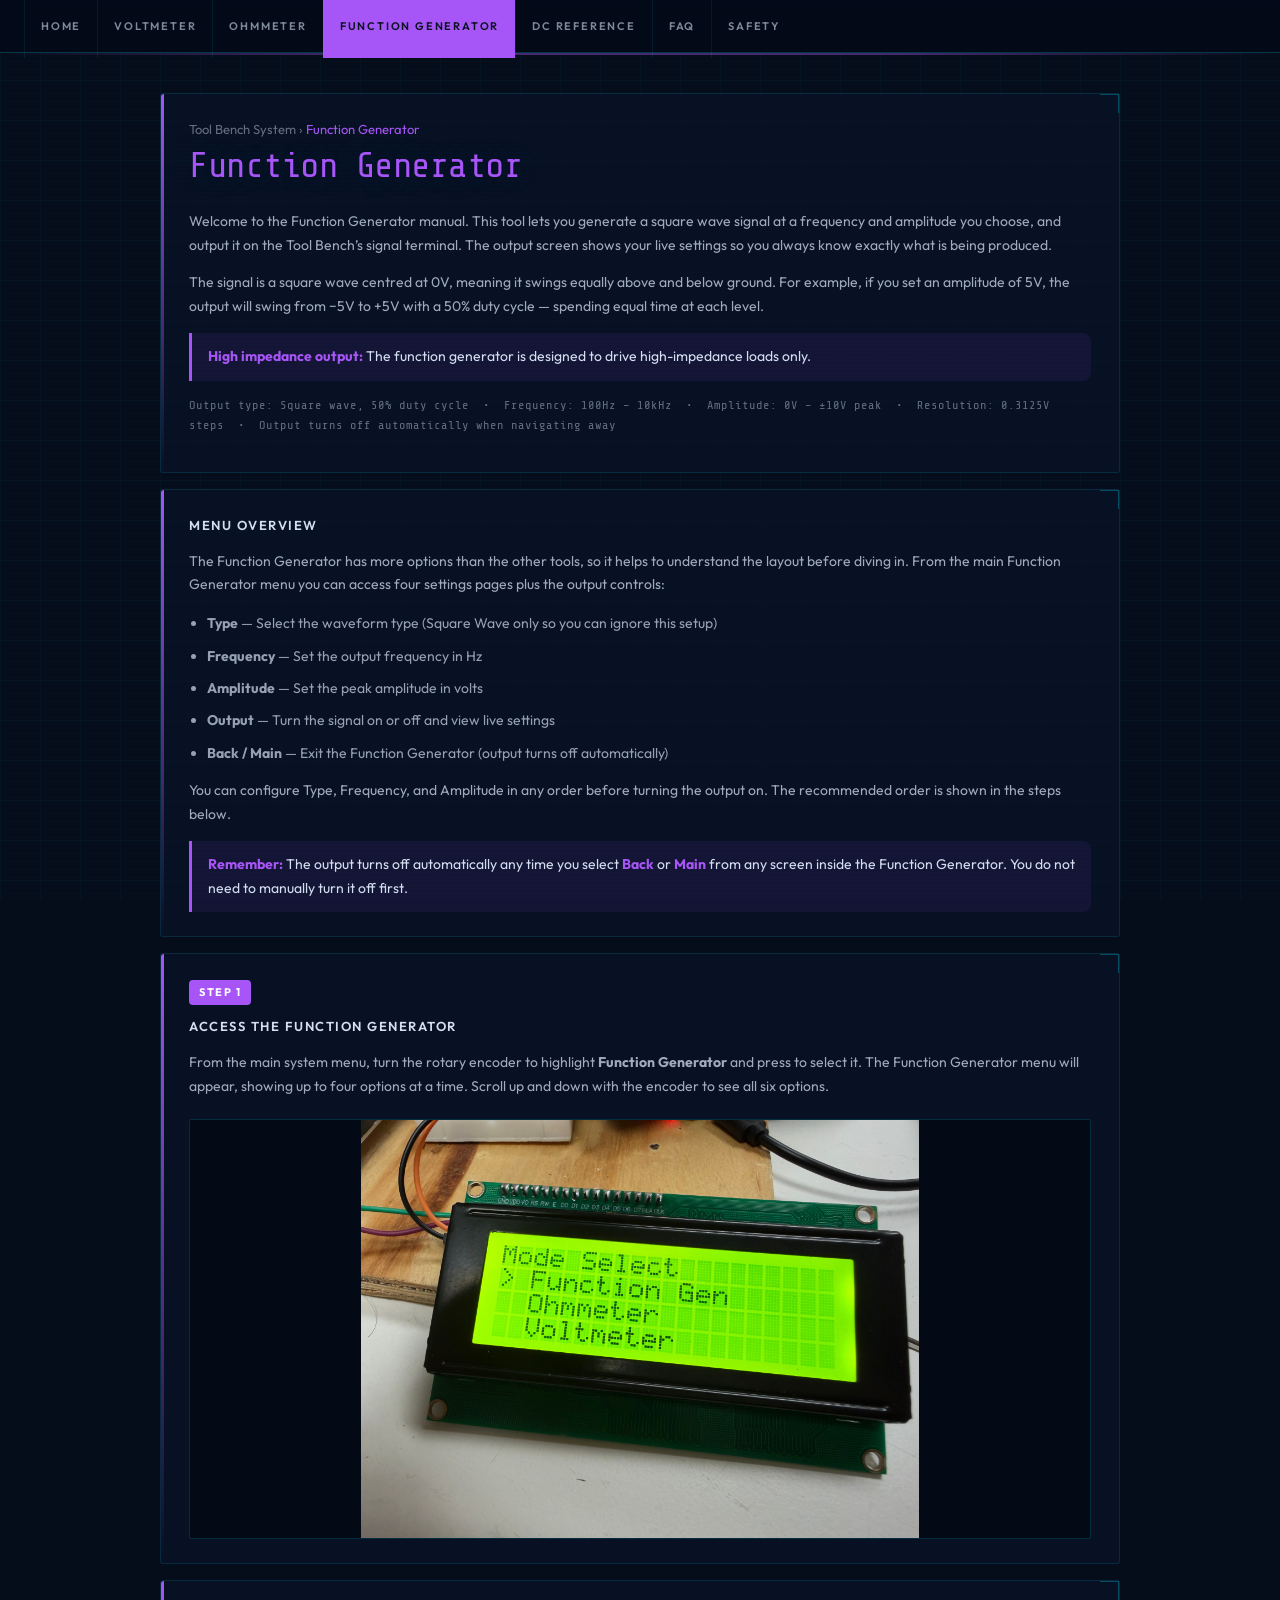
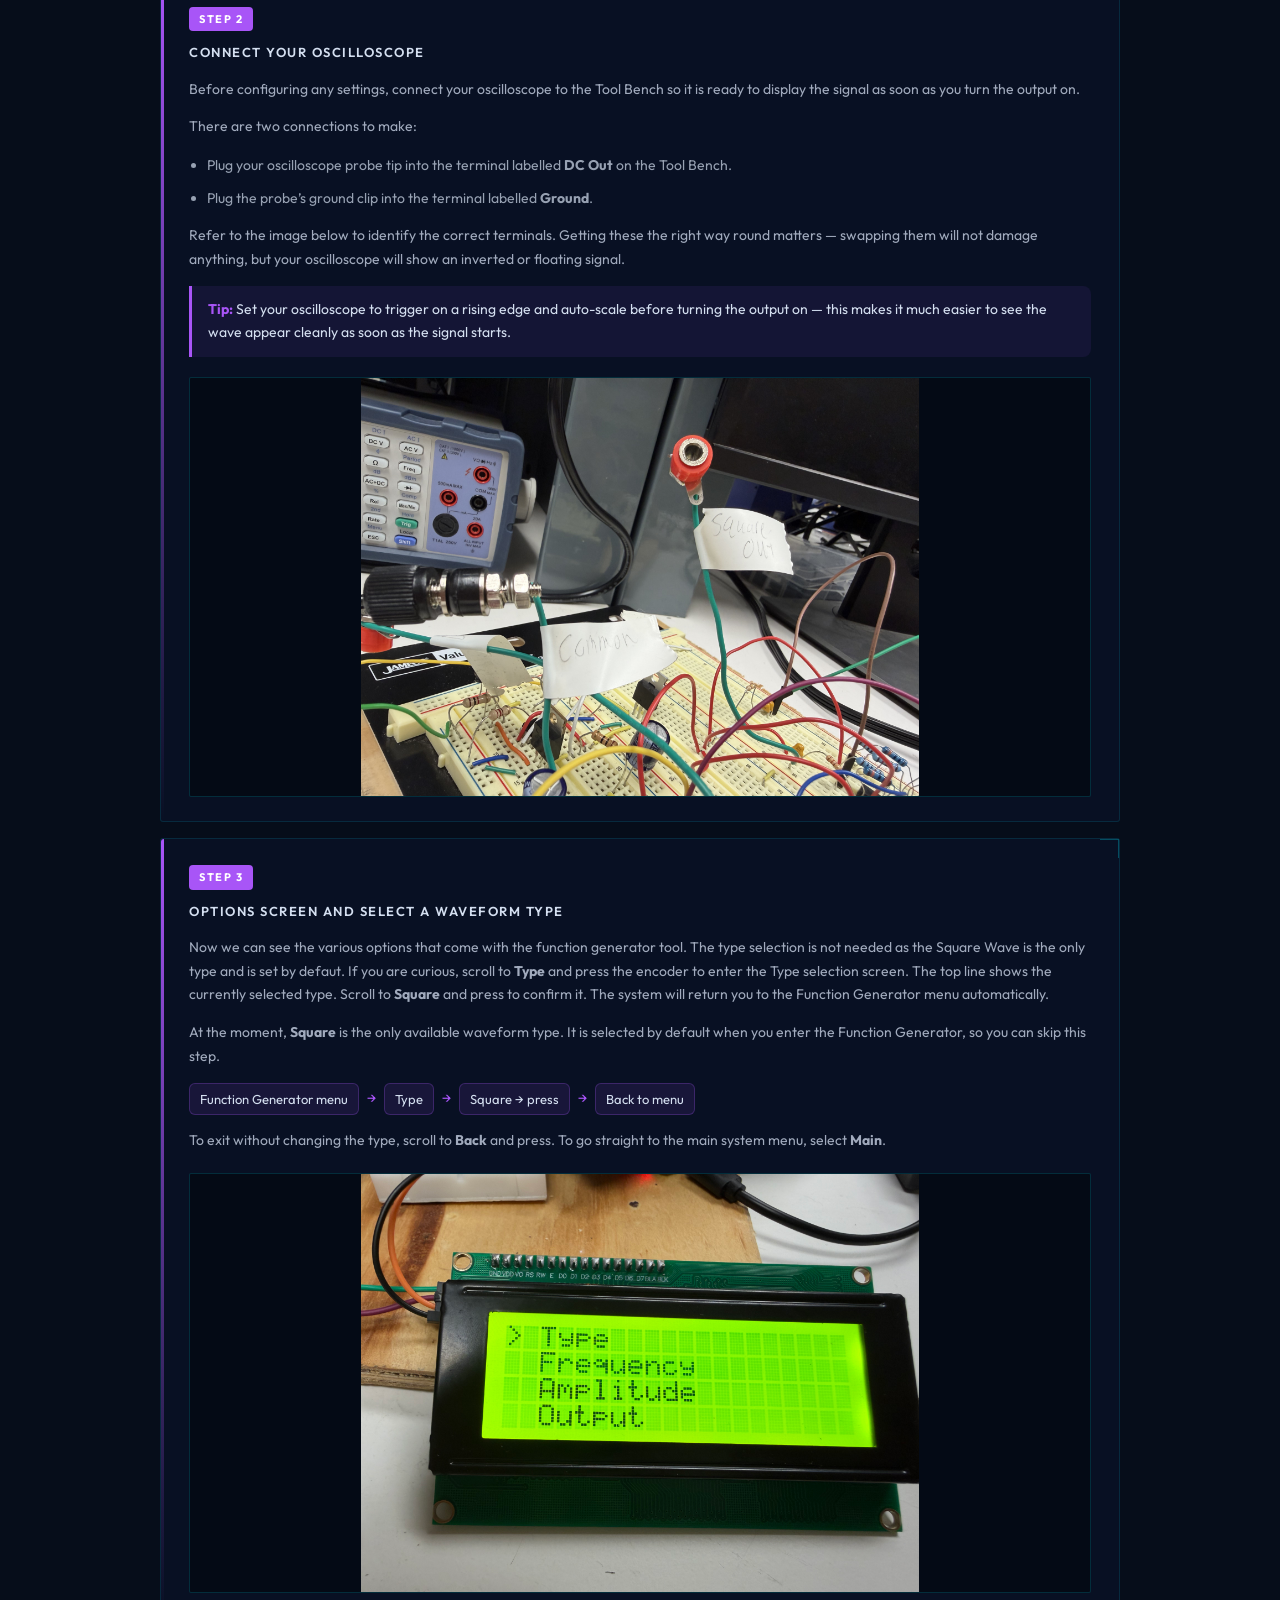
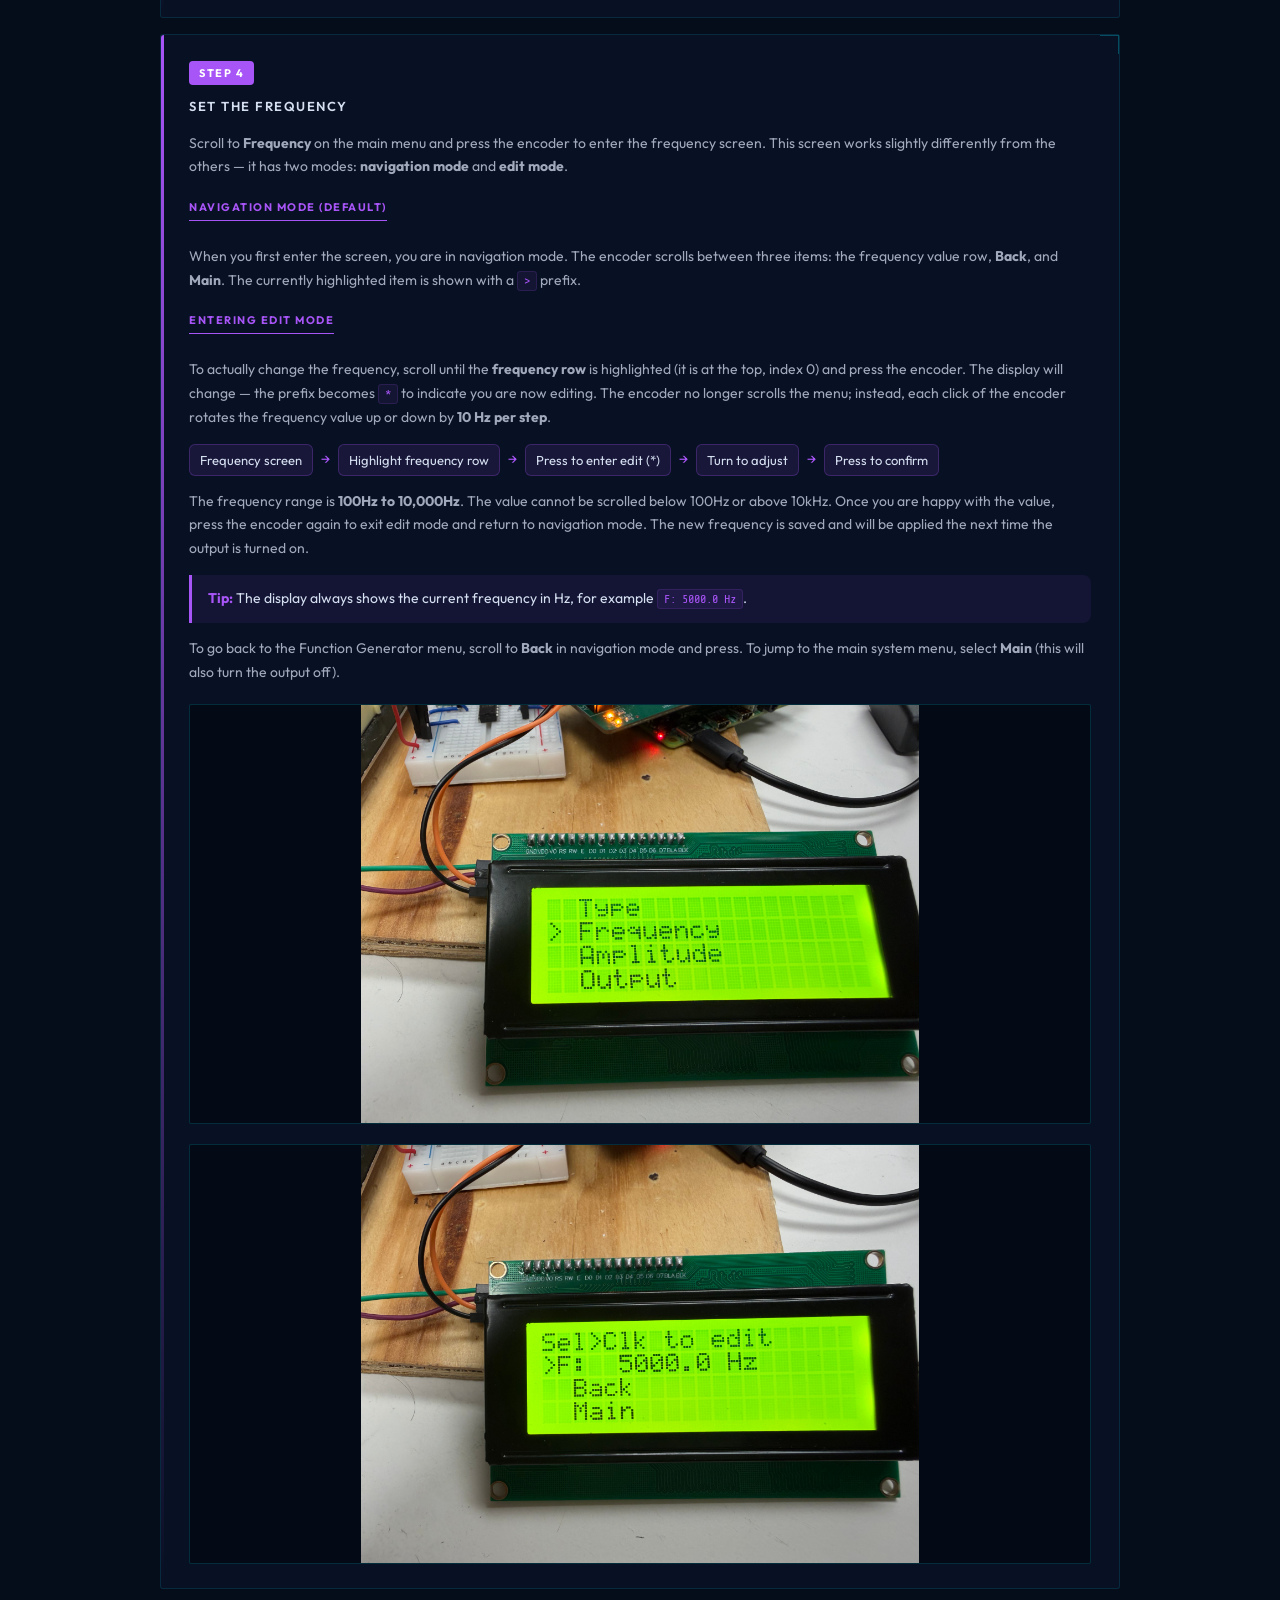
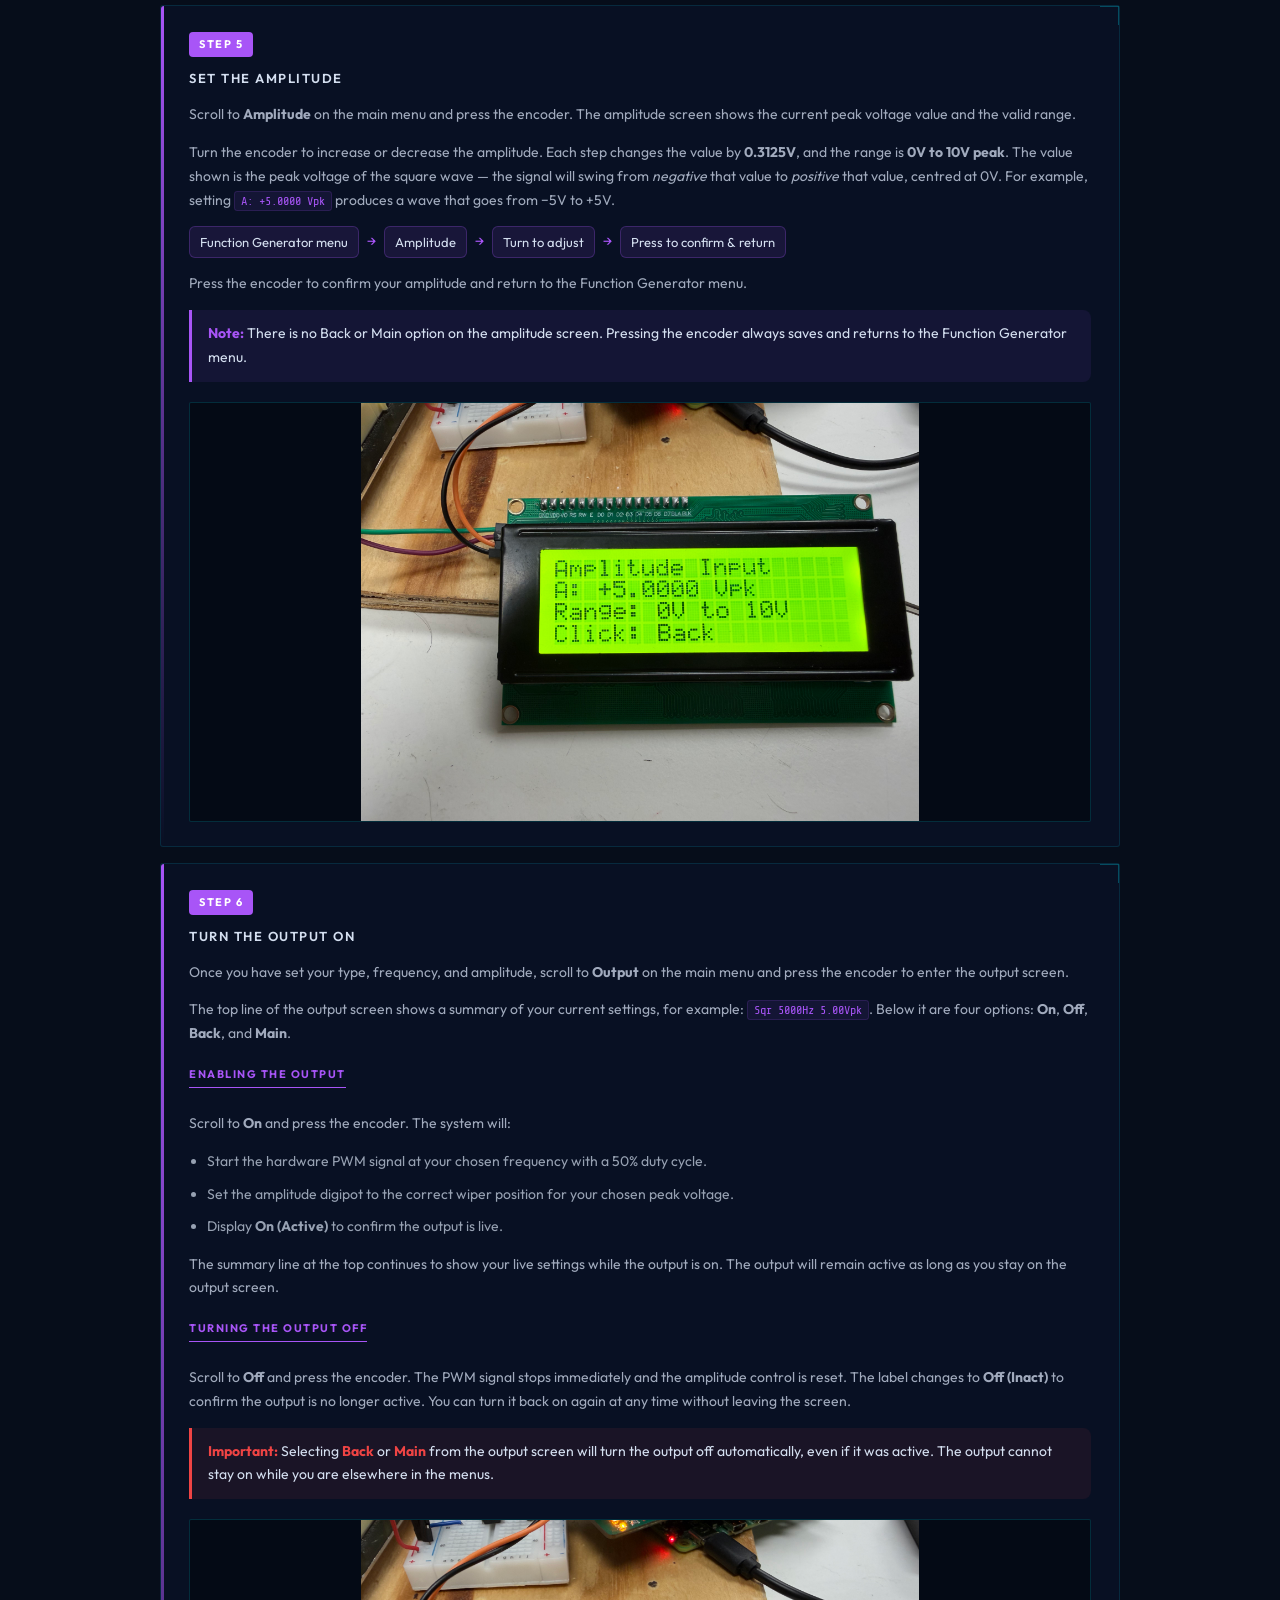
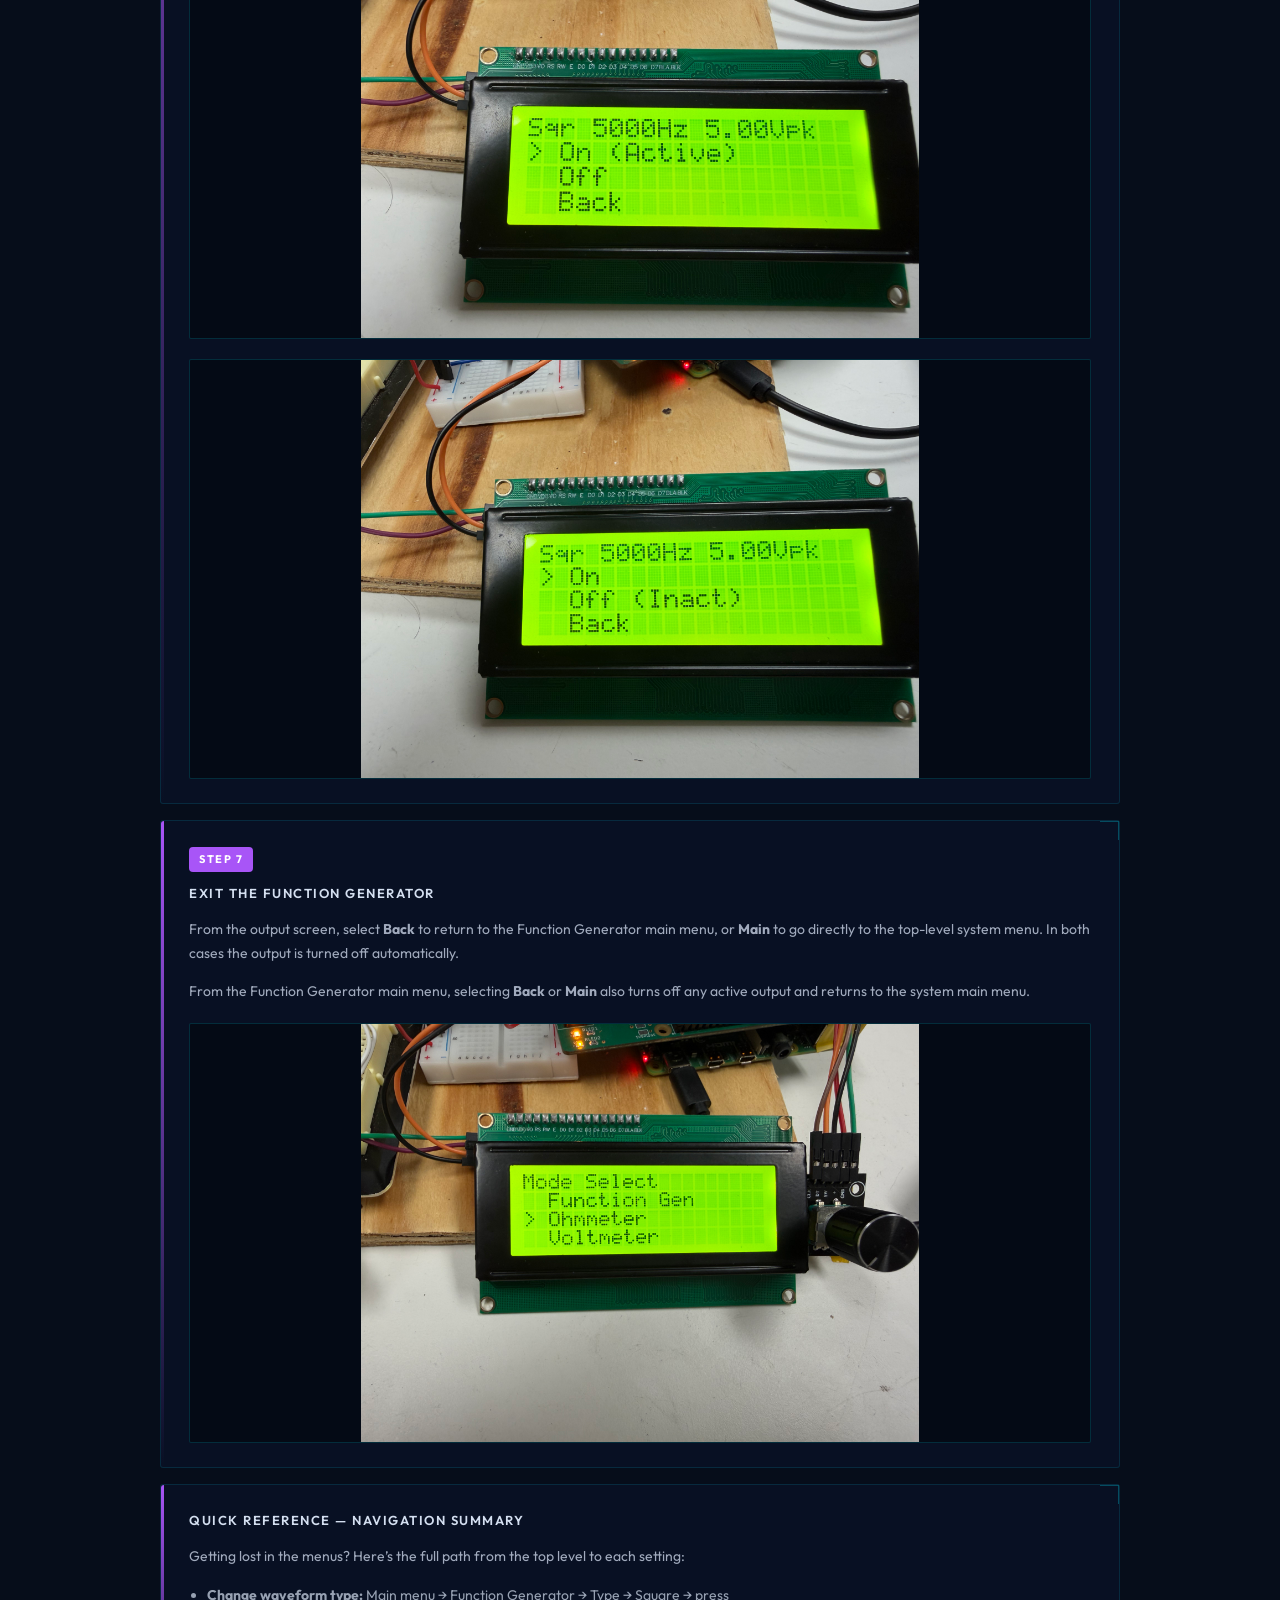
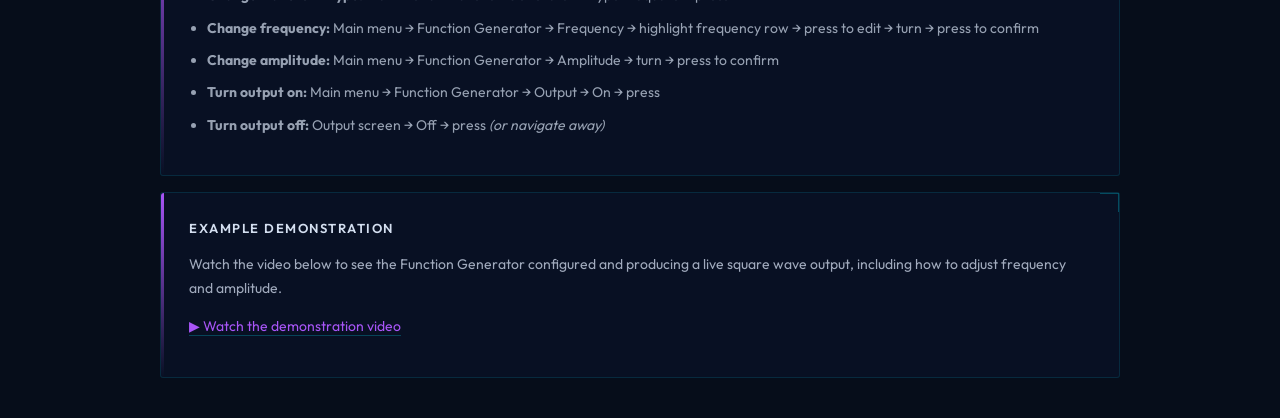
<file: manual3.html>
<!DOCTYPE html>
<html lang="en">

<head>
    <meta charset="UTF-8">
    <title>Function Generator</title>
    <link rel="stylesheet" href="style.css">

    <style>
        :root { --accent: #a855f7; }

        .notice {
            background: rgba(168, 85, 247, 0.08);
            border-left: 3px solid var(--accent);
            border-radius: 0 8px 8px 0;
            padding: 12px 16px;
            margin: 14px 0 0;
            font-size: 14px;
            color: var(--text);
        }

        .notice strong {
            color: var(--accent);
        }

        .warning {
            background: rgba(239, 68, 68, 0.08);
            border-left: 3px solid #ef4444;
            border-radius: 0 8px 8px 0;
            padding: 12px 16px;
            margin: 14px 0 0;
            font-size: 14px;
            color: var(--text);
        }

        .warning strong {
            color: #ef4444;
        }

        .step-label {
            display: inline-block;
            background: var(--accent);
            color: #fff;
            font-size: 11px;
            font-weight: bold;
            letter-spacing: 1.5px;
            text-transform: uppercase;
            padding: 3px 10px;
            border-radius: 4px;
            margin-bottom: 10px;
        }

        .sub-step-label {
            display: inline-block;
            background: transparent;
            color: var(--accent);
            font-size: 11px;
            font-weight: bold;
            letter-spacing: 1.5px;
            text-transform: uppercase;
            padding: 3px 0;
            border-bottom: 1px solid var(--accent);
            margin-bottom: 10px;
        }

        .breadcrumb {
            font-size: 13px;
            color: var(--muted);
            margin-bottom: 6px;
        }

        .breadcrumb span {
            color: var(--accent);
        }

        code {
            font-family: 'Share Tech Mono', 'Courier New', monospace;
            font-size: 12px;
            color: var(--accent);
            background: rgba(168, 85, 247, 0.08);
            padding: 2px 6px;
            border-radius: 3px;
            border: 1px solid rgba(168, 85, 247, 0.15);
        }

        .flow-path {
            display: flex;
            align-items: center;
            gap: 8px;
            flex-wrap: wrap;
            margin: 12px 0;
            font-size: 13px;
            color: var(--muted);
        }

        .flow-path .node {
            background: rgba(168, 85, 247, 0.1);
            border: 1px solid rgba(168, 85, 247, 0.25);
            border-radius: 6px;
            padding: 4px 10px;
            color: var(--text);
            font-size: 13px;
            white-space: nowrap;
        }

        .flow-path .arrow {
            color: var(--accent);
            font-size: 14px;
        }
    </style>
</head>

<body>

<!-- ================= NAVBAR ================= -->
<nav>
    <a href="index.html">Home</a>
    <a href="manual1.html">Voltmeter</a>
    <a href="manual2.html">Ohmmeter</a>
    <a href="manual3.html" style="background: var(--accent); color: #0b1220;">Function Generator</a>
    <a href="manual4.html">DC Reference</a>
    <a href="faq.html">FAQ</a>
    <a href="safety.html">Safety</a>
</nav>

<div class="container">

    <!-- TITLE / INTRO -->
    <div class="card">
        <div class="breadcrumb">Tool Bench System &rsaquo; <span>Function Generator</span></div>
        <h1>Function Generator</h1>
        <p>
            Welcome to the Function Generator manual. This tool lets you generate a square wave signal at a frequency and amplitude you choose, and output it on the Tool Bench&rsquo;s signal terminal. The output screen shows your live settings so you always know exactly what is being produced.
        </p>
        <p>
            The signal is a square wave centred at 0V, meaning it swings equally above and below ground. For example, if you set an amplitude of 5V, the output will swing from &minus;5V to +5V with a 50% duty cycle &mdash; spending equal time at each level.
        </p>
        <div class="notice">
            <strong>High impedance output:</strong> The function generator is designed to drive high-impedance loads only. 
        </div>
        <p class="small" style="margin-top: 14px;">
            Output type: Square wave, 50% duty cycle &nbsp;&bull;&nbsp; Frequency: 100Hz &ndash; 10kHz &nbsp;&bull;&nbsp; Amplitude: 0V &ndash; &plusmn;10V peak &nbsp;&bull;&nbsp; Resolution: 0.3125V steps &nbsp;&bull;&nbsp; Output turns off automatically when navigating away
        </p>
    </div>

    <!-- MENU OVERVIEW -->
    <div class="card">
        <h2>Menu Overview</h2>
        <p>
            The Function Generator has more options than the other tools, so it helps to understand the layout before diving in. From the main Function Generator menu you can access four settings pages plus the output controls:
        </p>
        <ul>
            <li><strong>Type</strong> &mdash; Select the waveform type (Square Wave only so you can ignore this setup)</li>
            <li><strong>Frequency</strong> &mdash; Set the output frequency in Hz</li>
            <li><strong>Amplitude</strong> &mdash; Set the peak amplitude in volts</li>
            <li><strong>Output</strong> &mdash; Turn the signal on or off and view live settings</li>
            <li><strong>Back / Main</strong> &mdash; Exit the Function Generator (output turns off automatically)</li>
        </ul>
        <p>
            You can configure Type, Frequency, and Amplitude in any order before turning the output on. The recommended order is shown in the steps below.
        </p>
        <div class="notice">
            <strong>Remember:</strong> The output turns off automatically any time you select <strong>Back</strong> or <strong>Main</strong> from any screen inside the Function Generator. You do not need to manually turn it off first.
        </div>
    </div>

    <!-- STEP 1: ACCESS -->
    <div class="card">
    <div class="step-label">Step 1</div>
    <h2>Access the Function Generator</h2>
    <p>
        From the main system menu, turn the rotary encoder to highlight <strong>Function Generator</strong> and press to select it. The Function Generator menu will appear, showing up to four options at a time. Scroll up and down with the encoder to see all six options.
    </p>
        <img src="IMG_1647real.jpg" class="img-box">
</div>

    <!-- STEP 2: CONNECT OSCILLOSCOPE -->
    <div class="card">
        <div class="step-label">Step 2</div>
        <h2>Connect Your Oscilloscope</h2>
        <p>
            Before configuring any settings, connect your oscilloscope to the Tool Bench so it is ready to display the signal as soon as you turn the output on.
        </p>
        <p>
            There are two connections to make:
        </p>
        <ul>
            <li>Plug your oscilloscope probe tip into the terminal labelled <strong>DC Out</strong> on the Tool Bench.</li>
            <li>Plug the probe&rsquo;s ground clip into the terminal labelled <strong>Ground</strong>.</li>
        </ul>
        <p>
            Refer to the image below to identify the correct terminals. Getting these the right way round matters &mdash; swapping them will not damage anything, but your oscilloscope will show an inverted or floating signal.
        </p>
        <div class="notice">
            <strong>Tip:</strong> Set your oscilloscope to trigger on a rising edge and auto-scale before turning the output on &mdash; this makes it much easier to see the wave appear cleanly as soon as the signal starts.
        </div>
        <img src="IMG_1658.jpg" class="img-box">
    </div>

    <!-- STEP 3: TYPE (was Step 2) -->
    <div class="card">
        <div class="step-label">Step 3</div>
        <h2>Options Screen and Select a Waveform Type</h2>
        <p>
            Now we can see the various options that come with the function generator tool. The type selection is not needed as the Square Wave is the only type and is set by defaut. If you are curious, scroll to <strong>Type</strong> and press the encoder to enter the Type selection screen. The top line shows the currently selected type. Scroll to <strong>Square</strong> and press to confirm it. The system will return you to the Function Generator menu automatically.
        </p>
        <p>
            At the moment, <strong>Square</strong> is the only available waveform type. It is selected by default when you enter the Function Generator, so you can skip this step.
        </p>

        <div class="flow-path">
            <span class="node">Function Generator menu</span>
            <span class="arrow">&rarr;</span>
            <span class="node">Type</span>
            <span class="arrow">&rarr;</span>
            <span class="node">Square &rarr; press</span>
            <span class="arrow">&rarr;</span>
            <span class="node">Back to menu</span>
        </div>

        <p>To exit without changing the type, scroll to <strong>Back</strong> and press. To go straight to the main system menu, select <strong>Main</strong>.</p>

        <img src="IMG_1648.jpg" class="img-box">
    </div>

    <!-- STEP 4: FREQUENCY (was Step 3) -->
    <div class="card">
        <div class="step-label">Step 4</div>
        <h2>Set the Frequency</h2>
        <p>
            Scroll to <strong>Frequency</strong> on the main menu and press the encoder to enter the frequency screen. This screen works slightly differently from the others &mdash; it has two modes: <strong>navigation mode</strong> and <strong>edit mode</strong>.
        </p>

        <div class="sub-step-label">Navigation mode (default)</div>
        <p>
            When you first enter the screen, you are in navigation mode. The encoder scrolls between three items: the frequency value row, <strong>Back</strong>, and <strong>Main</strong>. The currently highlighted item is shown with a <code>&gt;</code> prefix.
        </p>

        <div class="sub-step-label">Entering edit mode</div>
        <p>
            To actually change the frequency, scroll until the <strong>frequency row</strong> is highlighted (it is at the top, index 0) and press the encoder. The display will change &mdash; the prefix becomes <code>*</code> to indicate you are now editing. The encoder no longer scrolls the menu; instead, each click of the encoder rotates the frequency value up or down by <strong>10 Hz per step</strong>.
        </p>

        <div class="flow-path">
            <span class="node">Frequency screen</span>
            <span class="arrow">&rarr;</span>
            <span class="node">Highlight frequency row</span>
            <span class="arrow">&rarr;</span>
            <span class="node">Press to enter edit (*)</span>
            <span class="arrow">&rarr;</span>
            <span class="node">Turn to adjust</span>
            <span class="arrow">&rarr;</span>
            <span class="node">Press to confirm</span>
        </div>

        <p>
            The frequency range is <strong>100Hz to 10,000Hz</strong>. The value cannot be scrolled below 100Hz or above 10kHz. Once you are happy with the value, press the encoder again to exit edit mode and return to navigation mode. The new frequency is saved and will be applied the next time the output is turned on.
        </p>
        <div class="notice">
            <strong>Tip:</strong> The display always shows the current frequency in Hz, for example <code>F:  5000.0 Hz</code>.  
        </div>
        <p>
            To go back to the Function Generator menu, scroll to <strong>Back</strong> in navigation mode and press. To jump to the main system menu, select <strong>Main</strong> (this will also turn the output off).
        </p>
        <img src="IMG_1651.jpg" class="img-box">
        <img src="IMG_1650.jpg" class="img-box">
    </div>

    <!-- STEP 5: AMPLITUDE (was Step 4) -->
    <div class="card">
        <div class="step-label">Step 5</div>
        <h2>Set the Amplitude</h2>
        <p>
            Scroll to <strong>Amplitude</strong> on the main menu and press the encoder. The amplitude screen shows the current peak voltage value and the valid range.
        </p>
        <p>
            Turn the encoder to increase or decrease the amplitude. Each step changes the value by <strong>0.3125V</strong>, and the range is <strong>0V to 10V peak</strong>. The value shown is the peak voltage of the square wave &mdash; the signal will swing from <em>negative</em> that value to <em>positive</em> that value, centred at 0V. For example, setting <code>A: +5.0000 Vpk</code> produces a wave that goes from &minus;5V to +5V.
        </p>
        <div class="flow-path">
            <span class="node">Function Generator menu</span>
            <span class="arrow">&rarr;</span>
            <span class="node">Amplitude</span>
            <span class="arrow">&rarr;</span>
            <span class="node">Turn to adjust</span>
            <span class="arrow">&rarr;</span>
            <span class="node">Press to confirm &amp; return</span>
        </div>
        <p>
            Press the encoder to confirm your amplitude and return to the Function Generator menu. 
        </p>
        <div class="notice">
            <strong>Note:</strong> There is no Back or Main option on the amplitude screen. Pressing the encoder always saves and returns to the Function Generator menu.
        </div>
        <img src="IMG_1654.jpg" class="img-box">
    </div>

    <!-- STEP 6: OUTPUT (was Step 5) -->
    <div class="card">
        <div class="step-label">Step 6</div>
        <h2>Turn the Output On</h2>
        <p>
            Once you have set your type, frequency, and amplitude, scroll to <strong>Output</strong> on the main menu and press the encoder to enter the output screen.
        </p>
        <p>
            The top line of the output screen shows a summary of your current settings, for example: <code>Sqr 5000Hz 5.00Vpk</code>. Below it are four options: <strong>On</strong>, <strong>Off</strong>, <strong>Back</strong>, and <strong>Main</strong>.
        </p>

        <div class="sub-step-label">Enabling the output</div>
        <p>
            Scroll to <strong>On</strong> and press the encoder. The system will:
        </p>
        <ul>
            <li>Start the hardware PWM signal at your chosen frequency with a 50% duty cycle.</li>
            <li>Set the amplitude digipot to the correct wiper position for your chosen peak voltage.</li>
            <li>Display <strong>On (Active)</strong> to confirm the output is live.</li>
        </ul>
        <p>
            The summary line at the top continues to show your live settings while the output is on. The output will remain active as long as you stay on the output screen.
        </p>

        <div class="sub-step-label">Turning the output off</div>
        <p>
            Scroll to <strong>Off</strong> and press the encoder. The PWM signal stops immediately and the amplitude control is reset. The label changes to <strong>Off (Inact)</strong> to confirm the output is no longer active. You can turn it back on again at any time without leaving the screen.
        </p>

        <div class="warning">
            <strong>Important:</strong> Selecting <strong>Back</strong> or <strong>Main</strong> from the output screen will turn the output off automatically, even if it was active. The output cannot stay on while you are elsewhere in the menus.
        </div>

        <img src="IMG_1656.jpg" class="img-box">
        <img src="IMG_1655.jpg" class="img-box">
    </div>

    <!-- STEP 7: EXIT (was Step 6) -->
    <div class="card">
        <div class="step-label">Step 7</div>
        <h2>Exit the Function Generator</h2>
        <p>
            From the output screen, select <strong>Back</strong> to return to the Function Generator main menu, or <strong>Main</strong> to go directly to the top-level system menu. In both cases the output is turned off automatically.
        </p>
        <p>
            From the Function Generator main menu, selecting <strong>Back</strong> or <strong>Main</strong> also turns off any active output and returns to the system main menu.
        </p>
        <img src="IMG_1630.jpg" class="img-box">
    </div>

    <!-- QUICK REFERENCE -->
    <div class="card">
        <h2>Quick Reference &mdash; Navigation Summary</h2>
        <p>Getting lost in the menus? Here&rsquo;s the full path from the top level to each setting:</p>
        <ul>
            <li><strong>Change waveform type:</strong> Main menu &rarr; Function Generator &rarr; Type &rarr; Square &rarr; press</li>
            <li><strong>Change frequency:</strong> Main menu &rarr; Function Generator &rarr; Frequency &rarr; highlight frequency row &rarr; press to edit &rarr; turn &rarr; press to confirm</li>
            <li><strong>Change amplitude:</strong> Main menu &rarr; Function Generator &rarr; Amplitude &rarr; turn &rarr; press to confirm</li>
            <li><strong>Turn output on:</strong> Main menu &rarr; Function Generator &rarr; Output &rarr; On &rarr; press</li>
            <li><strong>Turn output off:</strong> Output screen &rarr; Off &rarr; press <em>(or navigate away)</em></li>
        </ul>
    </div>

    <!-- VIDEO -->
    <div class="card">
        <h2>Example Demonstration</h2>
        <p>
            Watch the video below to see the Function Generator configured and producing a live square wave output, including how to adjust frequency and amplitude.
        </p>
        <p>
        <a href="https://youtu.be/TB_1n7hvJ1Y" target="_blank">&#9654; Watch the demonstration video</a>        </p>
    </div>

</div>

</body>
</html>
</file>
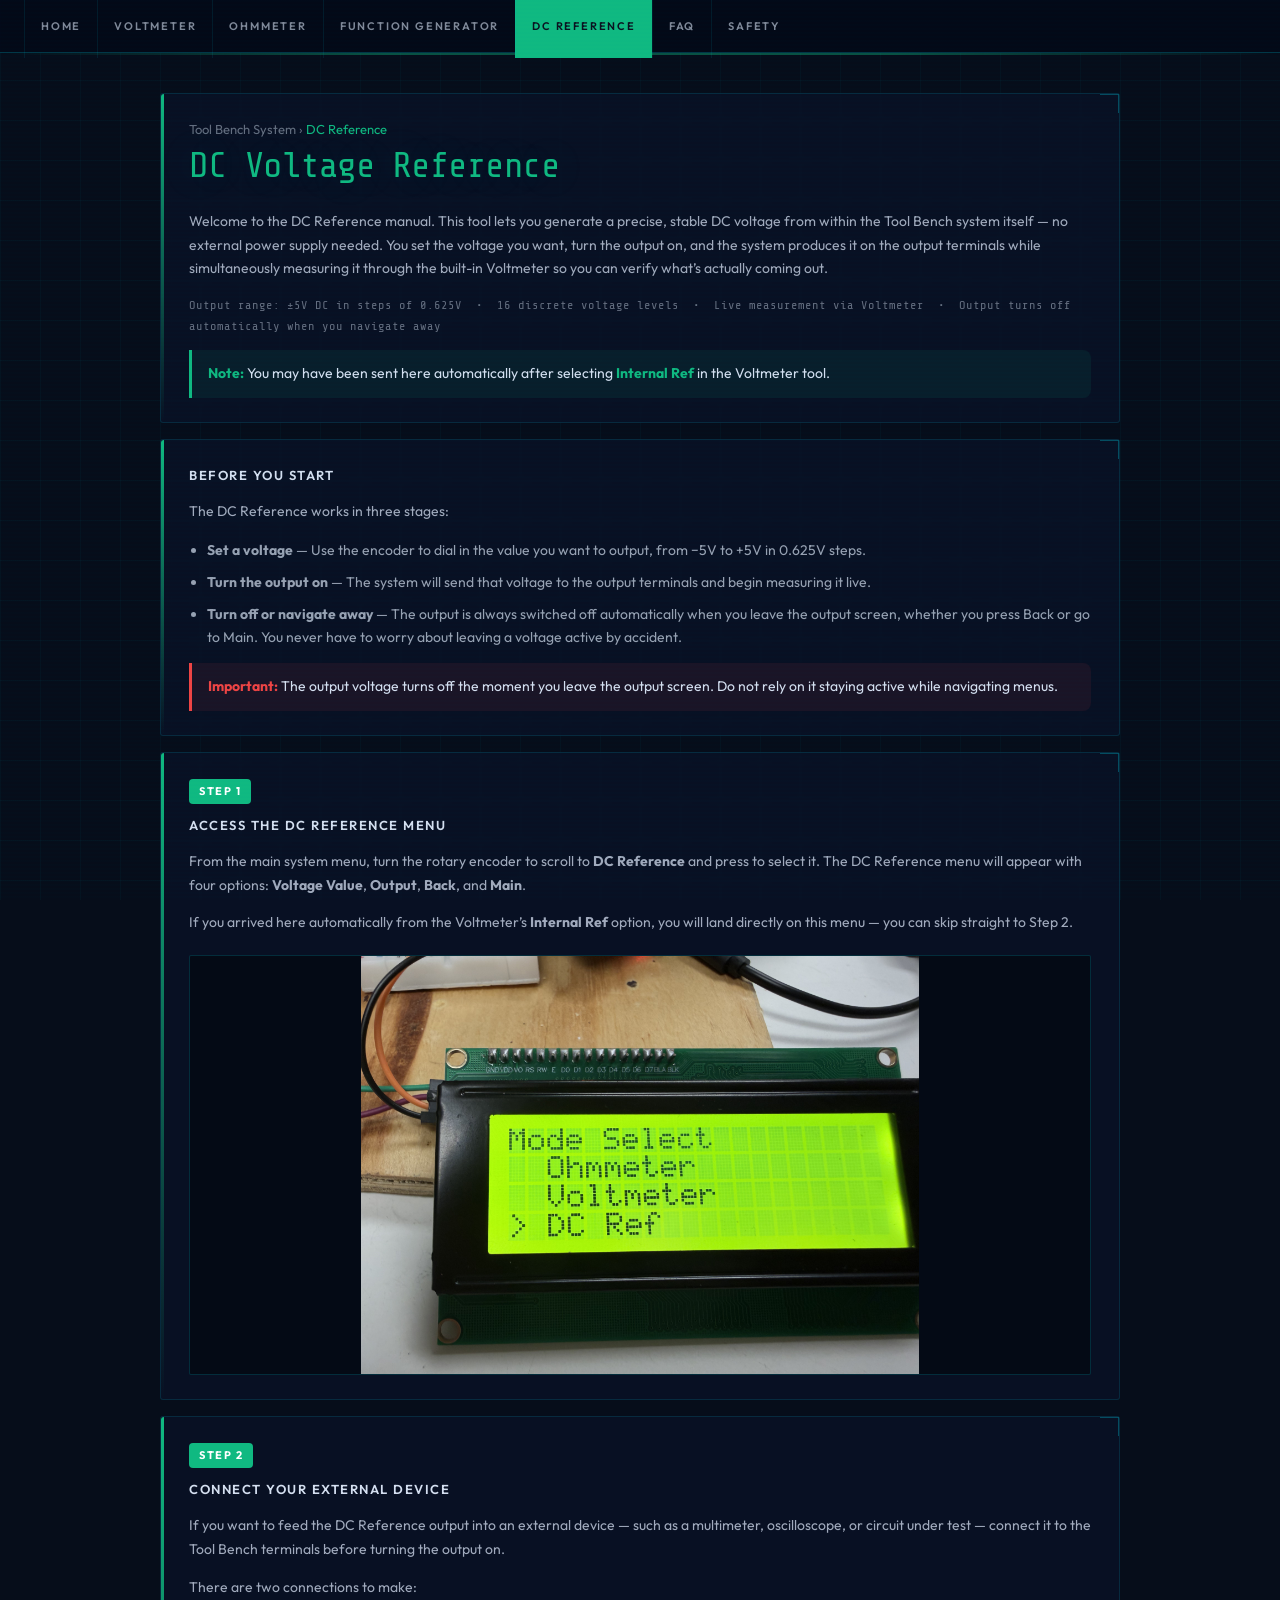
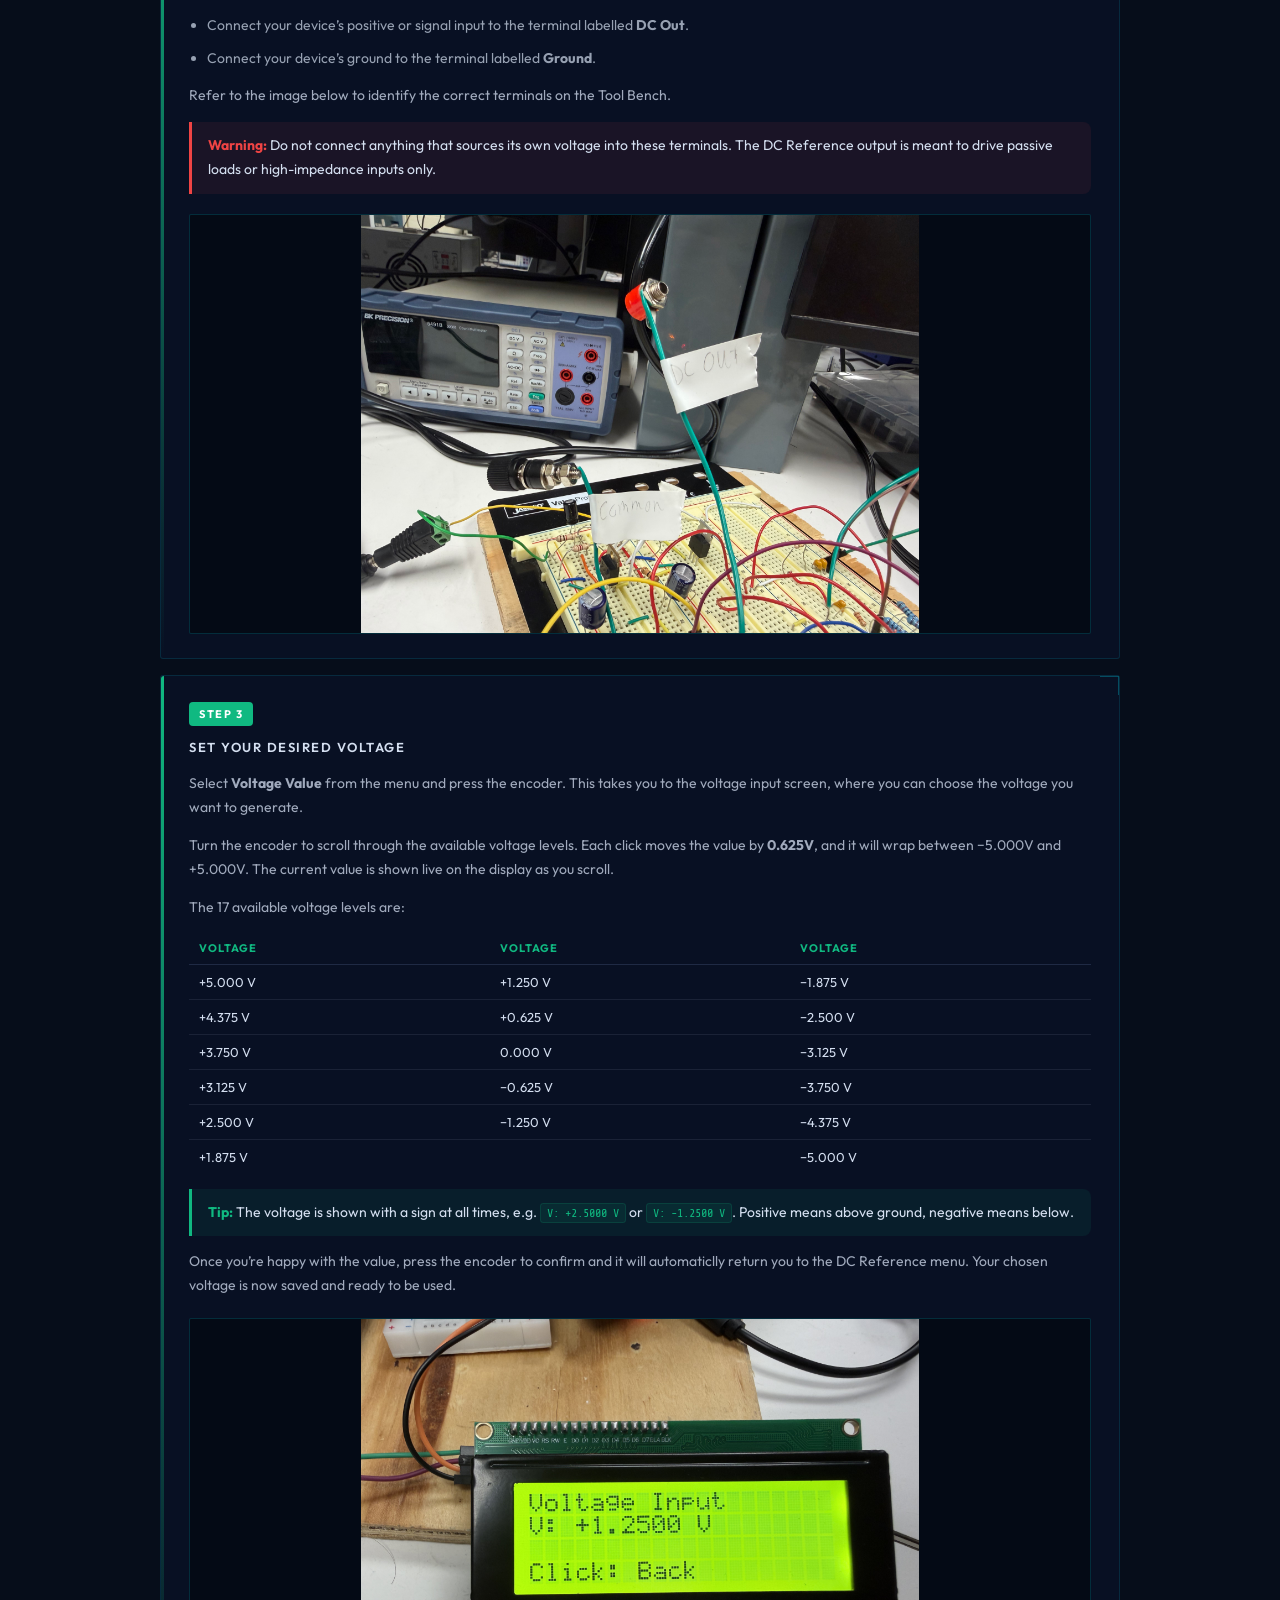
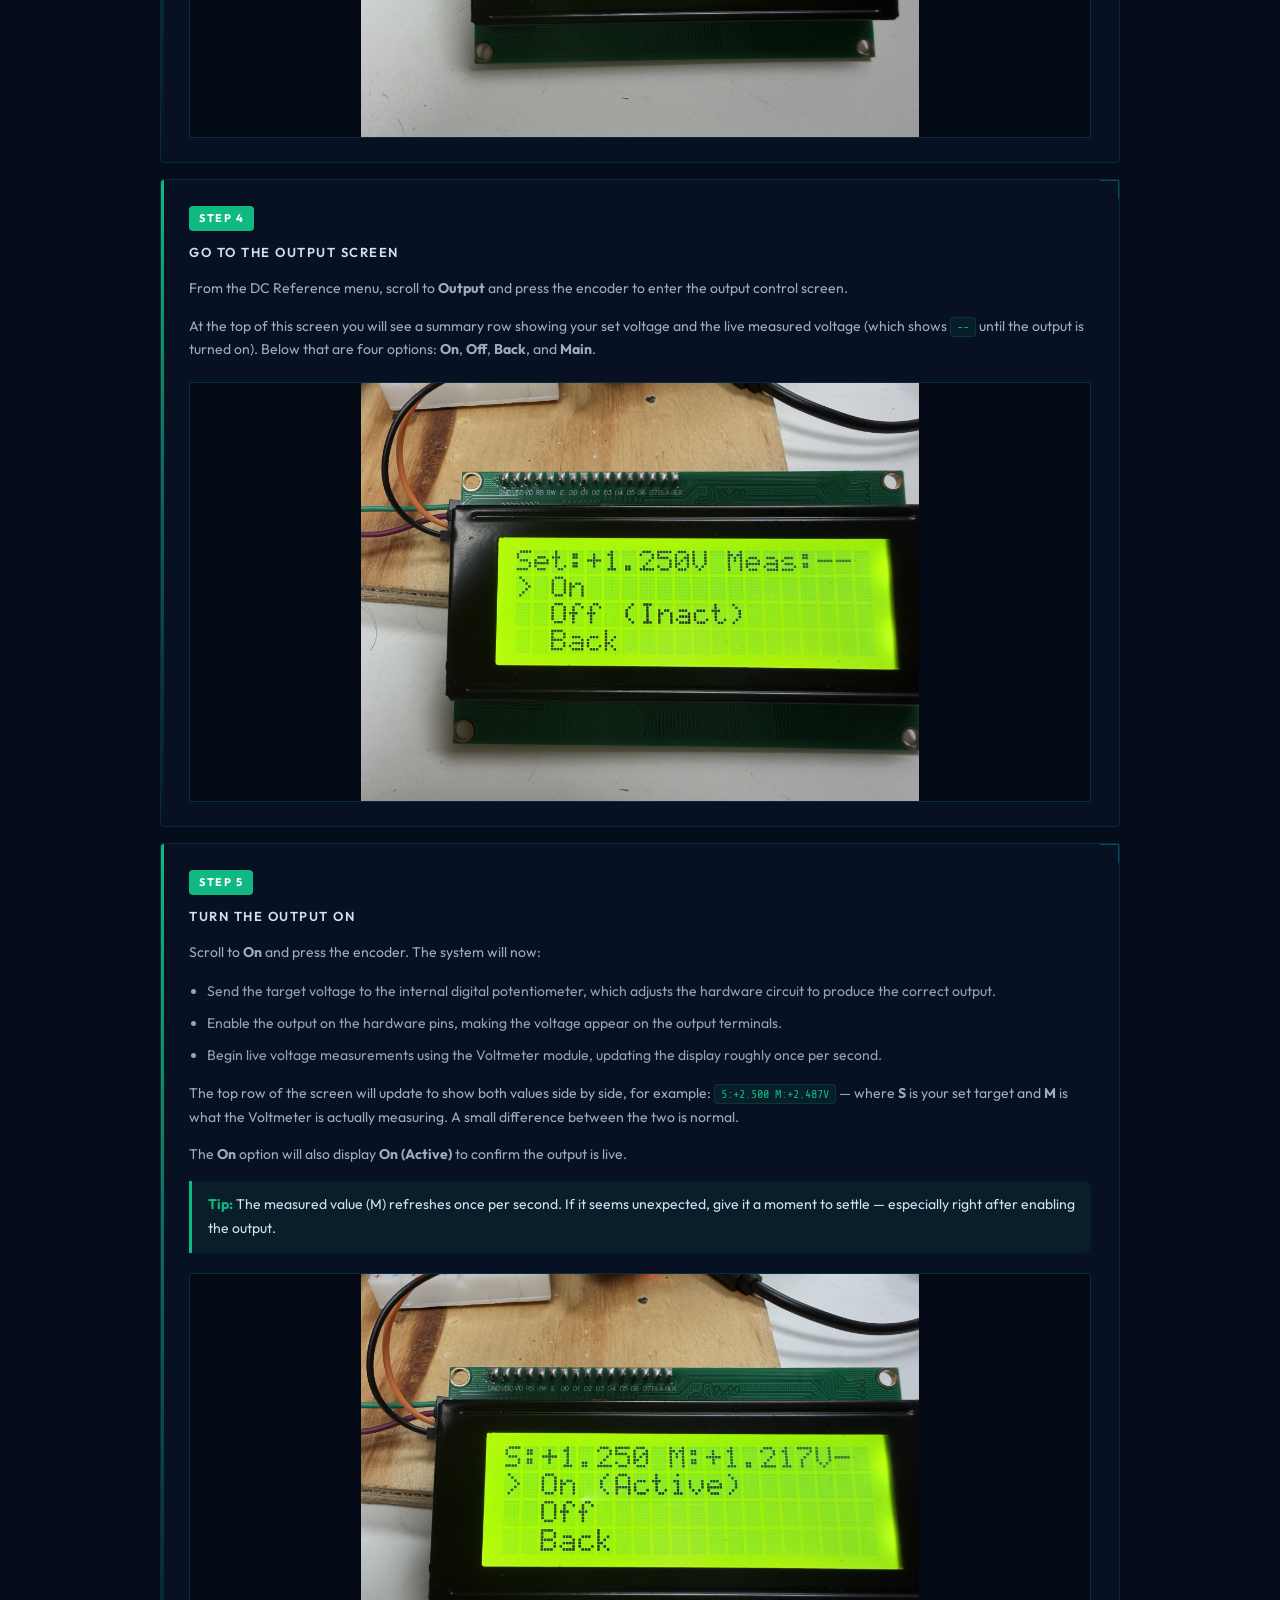
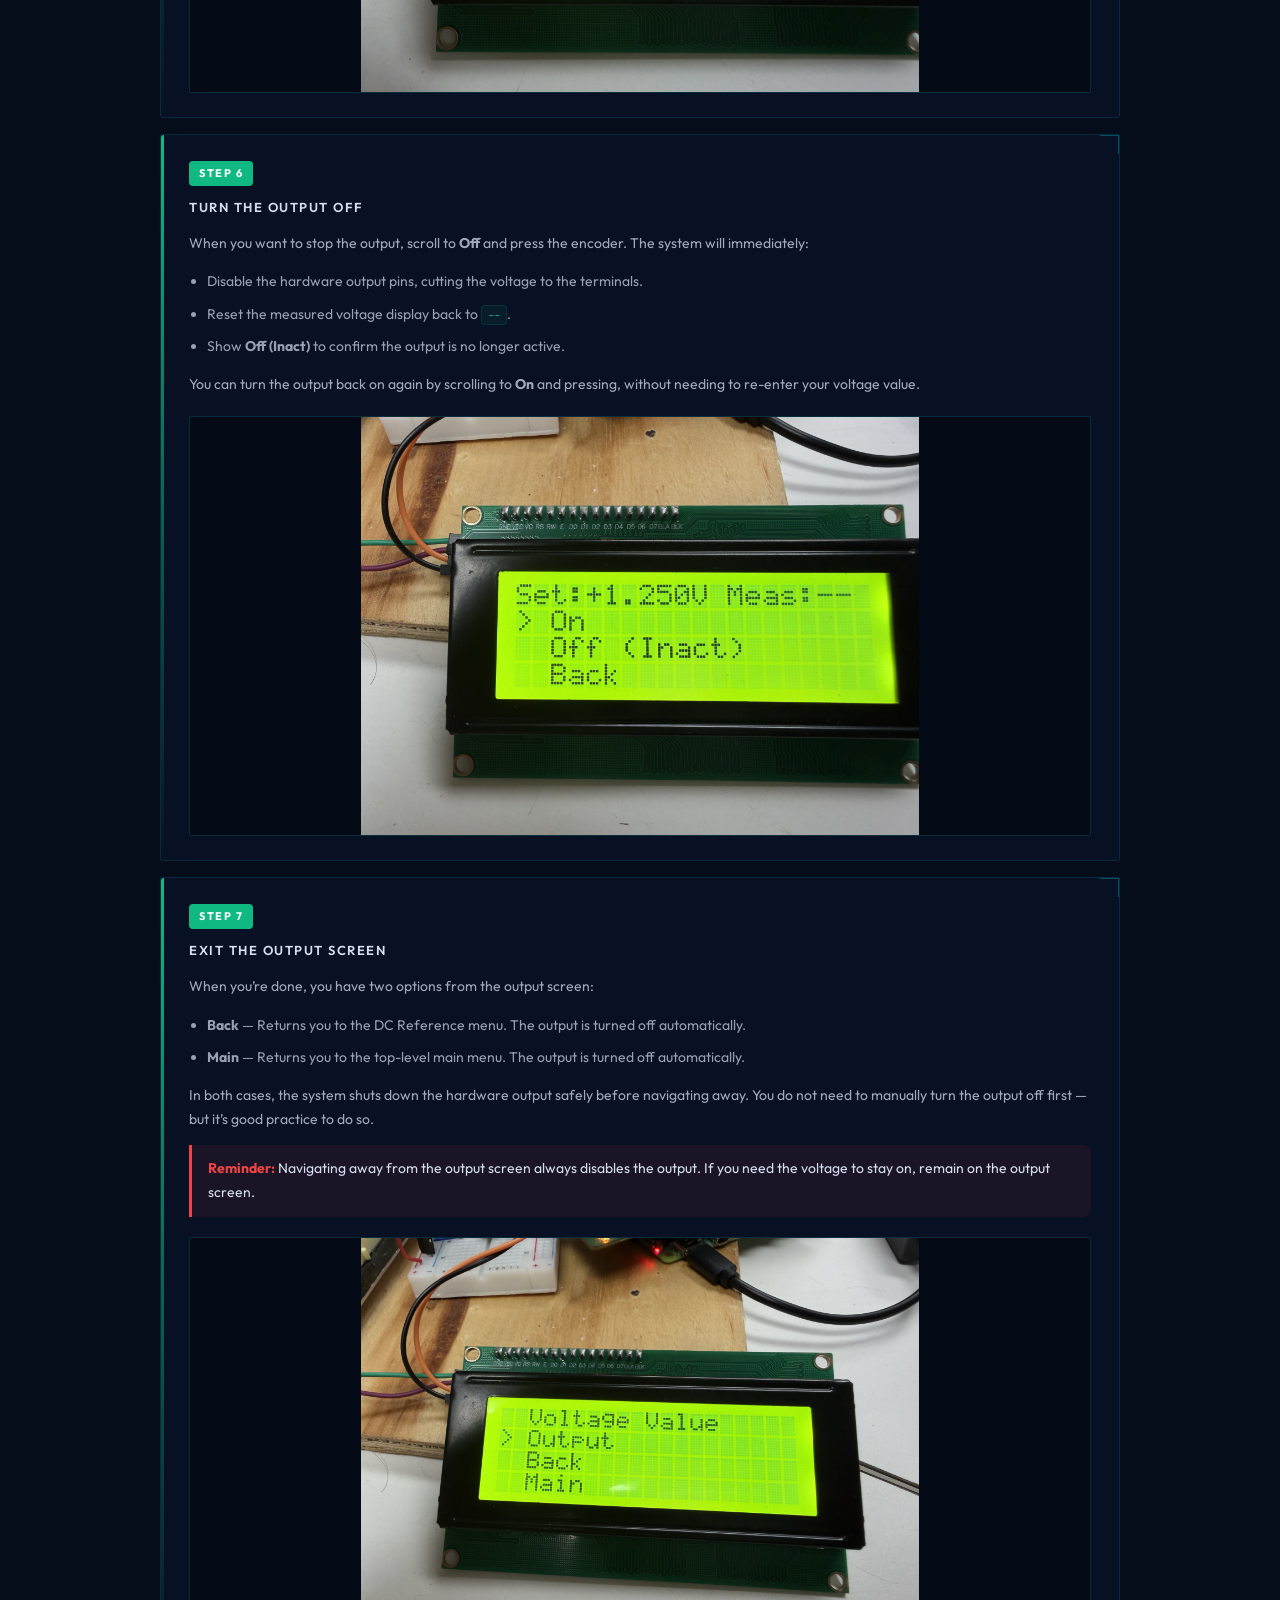
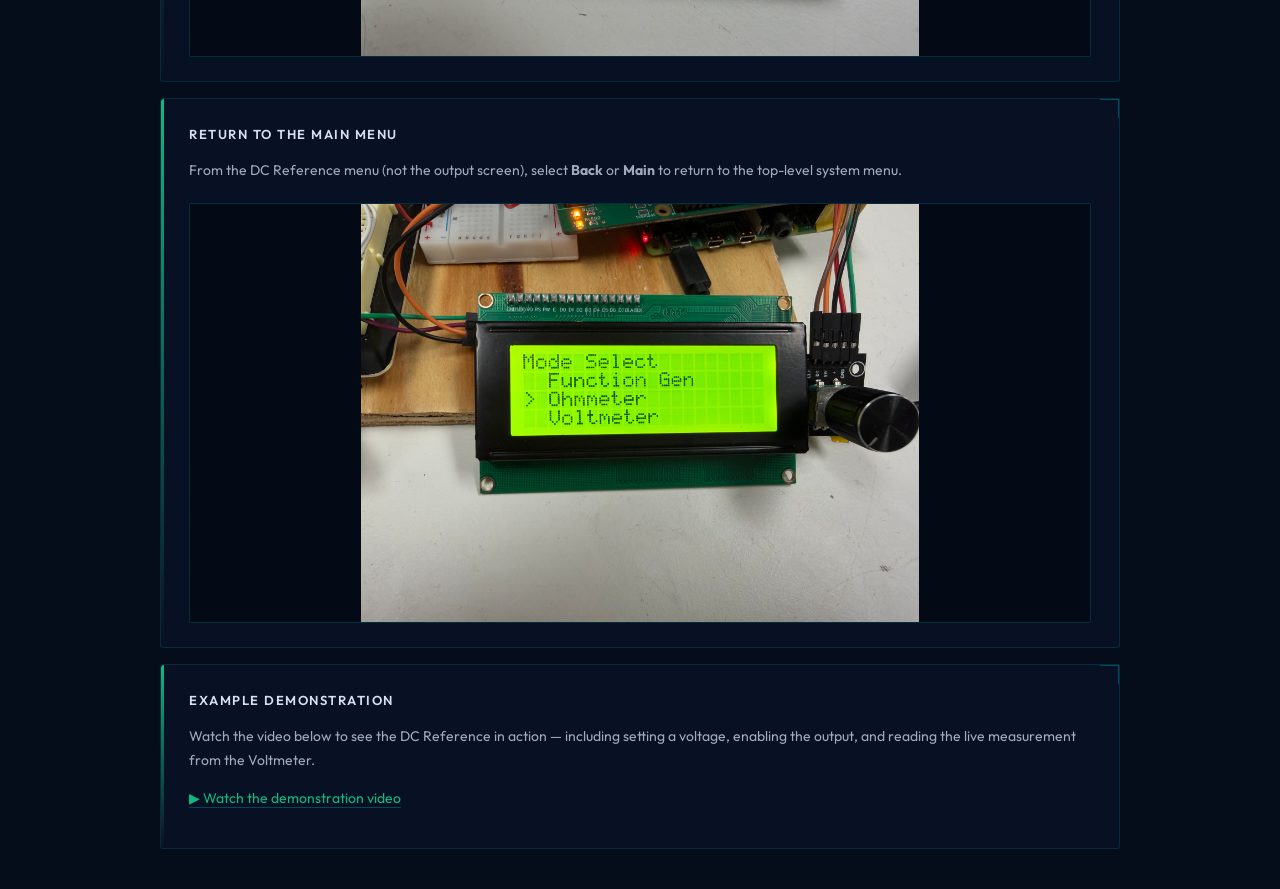
<file: manual4.html>
<!DOCTYPE html>
<html lang="en">

<head>
    <meta charset="UTF-8">
    <title>DC Reference</title>
    <link rel="stylesheet" href="style.css">

    <style>
        :root { --accent: #10b981; }

        .notice {
            background: rgba(16, 185, 129, 0.08);
            border-left: 3px solid var(--accent);
            border-radius: 0 8px 8px 0;
            padding: 12px 16px;
            margin: 14px 0 0;
            font-size: 14px;
            color: var(--text);
        }

        .notice strong {
            color: var(--accent);
        }

        .warning {
            background: rgba(239, 68, 68, 0.08);
            border-left: 3px solid #ef4444;
            border-radius: 0 8px 8px 0;
            padding: 12px 16px;
            margin: 14px 0 0;
            font-size: 14px;
            color: var(--text);
        }

        .warning strong {
            color: #ef4444;
        }

        .step-label {
            display: inline-block;
            background: var(--accent);
            color: #fff;
            font-size: 11px;
            font-weight: bold;
            letter-spacing: 1.5px;
            text-transform: uppercase;
            padding: 3px 10px;
            border-radius: 4px;
            margin-bottom: 10px;
        }

        .breadcrumb {
            font-size: 13px;
            color: var(--muted);
            margin-bottom: 6px;
        }

        .breadcrumb span {
            color: var(--accent);
        }

        .voltage-table {
            width: 100%;
            border-collapse: collapse;
            font-size: 13px;
            margin-top: 12px;
        }

        .voltage-table th {
            text-align: left;
            color: var(--accent);
            border-bottom: 1px solid #1f2a44;
            padding: 6px 10px;
            font-size: 11px;
            letter-spacing: 1px;
            text-transform: uppercase;
        }

        .voltage-table td {
            padding: 6px 10px;
            border-bottom: 1px solid #1a2236;
            color: var(--text);
        }

        .voltage-table tr:last-child td {
            border-bottom: none;
        }

        code {
            font-family: 'Share Tech Mono', 'Courier New', monospace;
            font-size: 12px;
            color: var(--accent);
            background: rgba(16, 185, 129, 0.08);
            padding: 2px 6px;
            border-radius: 3px;
            border: 1px solid rgba(16, 185, 129, 0.15);
        }
    </style>
</head>

<body>

<!-- ================= NAVBAR ================= -->
<nav>
    <a href="index.html">Home</a>
    <a href="manual1.html">Voltmeter</a>
    <a href="manual2.html">Ohmmeter</a>
    <a href="manual3.html">Function Generator</a>
    <a href="manual4.html" style="background: var(--accent); color: #0b1220;">DC Reference</a>
    <a href="faq.html">FAQ</a>
    <a href="safety.html">Safety</a>
</nav>

<div class="container">

    <!-- TITLE / INTRO -->
    <div class="card">
        <div class="breadcrumb">Tool Bench System &rsaquo; <span>DC Reference</span></div>
        <h1>DC Voltage Reference</h1>
        <p>
            Welcome to the DC Reference manual. This tool lets you generate a precise, stable DC voltage from within the Tool Bench system itself &mdash; no external power supply needed. You set the voltage you want, turn the output on, and the system produces it on the output terminals while simultaneously measuring it through the built-in Voltmeter so you can verify what&rsquo;s actually coming out.
        </p>
        <p class="small">
            Output range: &plusmn;5V DC in steps of 0.625V &nbsp;&bull;&nbsp; 16 discrete voltage levels &nbsp;&bull;&nbsp; Live measurement via Voltmeter &nbsp;&bull;&nbsp; Output turns off automatically when you navigate away
        </p>
        <div class="notice">
            <strong>Note:</strong> You may have been sent here automatically after selecting <strong>Internal Ref</strong> in the Voltmeter tool.
        </div>
    </div>

    <!-- BEFORE YOU START -->
    <div class="card">
        <h2>Before You Start</h2>
        <p>
            The DC Reference works in three stages:
        </p>
        <ul>
            <li><strong>Set a voltage</strong> &mdash; Use the encoder to dial in the value you want to output, from &minus;5V to +5V in 0.625V steps.</li>
            <li><strong>Turn the output on</strong> &mdash; The system will send that voltage to the output terminals and begin measuring it live.</li>
            <li><strong>Turn off or navigate away</strong> &mdash; The output is always switched off automatically when you leave the output screen, whether you press Back or go to Main. You never have to worry about leaving a voltage active by accident.</li>
        </ul>
        <div class="warning">
            <strong>Important:</strong> The output voltage turns off the moment you leave the output screen. Do not rely on it staying active while navigating menus.
        </div>
    </div>

    <!-- STEP 1 -->
    <div class="card">
        <div class="step-label">Step 1</div>
        <h2>Access the DC Reference Menu</h2>
        <p>
            From the main system menu, turn the rotary encoder to scroll to <strong>DC Reference</strong> and press to select it. The DC Reference menu will appear with four options: <strong>Voltage Value</strong>, <strong>Output</strong>, <strong>Back</strong>, and <strong>Main</strong>.
        </p>
        <p>
            If you arrived here automatically from the Voltmeter&rsquo;s <strong>Internal Ref</strong> option, you will land directly on this menu &mdash; you can skip straight to Step 2.
        </p>
        <img src="IMG_1641.jpg" class="img-box">
    </div>

    <!-- STEP 2: CONNECT EXTERNAL DEVICE -->
    <div class="card">
        <div class="step-label">Step 2</div>
        <h2>Connect Your External Device</h2>
        <p>
            If you want to feed the DC Reference output into an external device &mdash; such as a multimeter, oscilloscope, or circuit under test &mdash; connect it to the Tool Bench terminals before turning the output on.
        </p>
        <p>
            There are two connections to make:
        </p>
        <ul>
            <li>Connect your device&rsquo;s positive or signal input to the terminal labelled <strong>DC Out</strong>.</li>
            <li>Connect your device&rsquo;s ground to the terminal labelled <strong>Ground</strong>.</li>
        </ul>
        <p>
            Refer to the image below to identify the correct terminals on the Tool Bench.
        </p>
        <div class="warning">
            <strong>Warning:</strong> Do not connect anything that sources its own voltage into these terminals. The DC Reference output is meant to drive passive loads or high-impedance inputs only.
        </div>
        <img src="IMG_1657.jpg" class="img-box">
    </div>

    <!-- STEP 3 (was Step 2) -->
    <div class="card">
        <div class="step-label">Step 3</div>
        <h2>Set Your Desired Voltage</h2>
        <p>
            Select <strong>Voltage Value</strong> from the menu and press the encoder. This takes you to the voltage input screen, where you can choose the voltage you want to generate.
        </p>
        <p>
            Turn the encoder to scroll through the available voltage levels. Each click moves the value by <strong>0.625V</strong>, and it will wrap between &minus;5.000V and +5.000V. The current value is shown live on the display as you scroll.
        </p>
        <p>
            The 17 available voltage levels are:
        </p>
        <table class="voltage-table">
            <thead>
                <tr>
                    <th>Voltage</th>
                    <th>Voltage</th>
                    <th>Voltage</th>
                </tr>
            </thead>
            <tbody>
                <tr><td>+5.000 V</td><td>+1.250 V</td><td>&minus;1.875 V</td></tr>
                <tr><td>+4.375 V</td><td>+0.625 V</td><td>&minus;2.500 V</td></tr>
                <tr><td>+3.750 V</td><td>0.000 V</td><td>&minus;3.125 V</td></tr>
                <tr><td>+3.125 V</td><td>&minus;0.625 V</td><td>&minus;3.750 V</td></tr>
                <tr><td>+2.500 V</td><td>&minus;1.250 V</td><td>&minus;4.375 V</td></tr>
                <tr><td>+1.875 V</td><td></td><td>&minus;5.000 V</td></tr>
            </tbody>
        </table>
        <div class="notice">
            <strong>Tip:</strong> The voltage is shown with a sign at all times, e.g. <code>V: +2.5000 V</code> or <code>V: -1.2500 V</code>. Positive means above ground, negative means below.
        </div>
        <p style="margin-top: 14px;">
            Once you&rsquo;re happy with the value, press the encoder to confirm and it will automaticlly return you to the DC Reference menu. Your chosen voltage is now saved and ready to be used.
        </p>
        <img src="IMG_1643.jpg" class="img-box">
    </div>

    <!-- STEP 4 (was Step 3) -->
    <div class="card">
        <div class="step-label">Step 4</div>
        <h2>Go to the Output Screen</h2>
        <p>
            From the DC Reference menu, scroll to <strong>Output</strong> and press the encoder to enter the output control screen.
        </p>
        <p>
            At the top of this screen you will see a summary row showing your set voltage and the live measured voltage (which shows <code>--</code> until the output is turned on). Below that are four options: <strong>On</strong>, <strong>Off</strong>, <strong>Back</strong>, and <strong>Main</strong>.
        </p>
        <img src="IMG_1644.jpg" class="img-box">
    </div>

    <!-- STEP 5 (was Step 4) -->
    <div class="card">
        <div class="step-label">Step 5</div>
        <h2>Turn the Output On</h2>
        <p>
            Scroll to <strong>On</strong> and press the encoder. The system will now:
        </p>
        <ul>
            <li>Send the target voltage to the internal digital potentiometer, which adjusts the hardware circuit to produce the correct output.</li>
            <li>Enable the output on the hardware pins, making the voltage appear on the output terminals.</li>
            <li>Begin live voltage measurements using the Voltmeter module, updating the display roughly once per second.</li>
        </ul>
        <p>
            The top row of the screen will update to show both values side by side, for example: <code>S:+2.500 M:+2.487V</code> &mdash; where <strong>S</strong> is your set target and <strong>M</strong> is what the Voltmeter is actually measuring. A small difference between the two is normal.
        </p>
        <p>
            The <strong>On</strong> option will also display <strong>On (Active)</strong> to confirm the output is live.
        </p>
        <div class="notice">
            <strong>Tip:</strong> The measured value (M) refreshes once per second. If it seems unexpected, give it a moment to settle &mdash; especially right after enabling the output.
        </div>
        <img src="IMG_1646.jpg" class="img-box">
    </div>

    <!-- STEP 6 (was Step 5) -->
    <div class="card">
        <div class="step-label">Step 6</div>
        <h2>Turn the Output Off</h2>
        <p>
            When you want to stop the output, scroll to <strong>Off</strong> and press the encoder. The system will immediately:
        </p>
        <ul>
            <li>Disable the hardware output pins, cutting the voltage to the terminals.</li>
            <li>Reset the measured voltage display back to <code>--</code>.</li>
            <li>Show <strong>Off (Inact)</strong> to confirm the output is no longer active.</li>
        </ul>
        <p>
            You can turn the output back on again by scrolling to <strong>On</strong> and pressing, without needing to re-enter your voltage value.
        </p>
        <img src="IMG_1644.jpg" class="img-box">
    </div>

    <!-- STEP 7 (was Step 6) -->
    <div class="card">
        <div class="step-label">Step 7</div>
        <h2>Exit the Output Screen</h2>
        <p>
            When you&rsquo;re done, you have two options from the output screen:
        </p>
        <ul>
            <li><strong>Back</strong> &mdash; Returns you to the DC Reference menu. The output is turned off automatically.</li>
            <li><strong>Main</strong> &mdash; Returns you to the top-level main menu. The output is turned off automatically.</li>
        </ul>
        <p>
            In both cases, the system shuts down the hardware output safely before navigating away. You do not need to manually turn the output off first &mdash; but it&rsquo;s good practice to do so.
        </p>
        <div class="warning">
            <strong>Reminder:</strong> Navigating away from the output screen always disables the output. If you need the voltage to stay on, remain on the output screen.
        </div>
        <img src="IMG_1645.jpg" class="img-box">
    </div>

    <!-- RETURN TO MAIN -->
    <div class="card">
        <h2>Return to the Main Menu</h2>
        <p>
            From the DC Reference menu (not the output screen), select <strong>Back</strong> or <strong>Main</strong> to return to the top-level system menu. 
        </p>
        <img src="IMG_1630.jpg" class="img-box">
    </div>

    <!-- VIDEO -->
    <div class="card">
        <h2>Example Demonstration</h2>
        <p>
            Watch the video below to see the DC Reference in action &mdash; including setting a voltage, enabling the output, and reading the live measurement from the Voltmeter.
        </p>
        <p>
<a href="https://youtu.be/YWf6i-pN2_0" target="_blank">&#9654; Watch the demonstration video</a>        </p>
    </div>

</div>

</body>
</html>
</file>
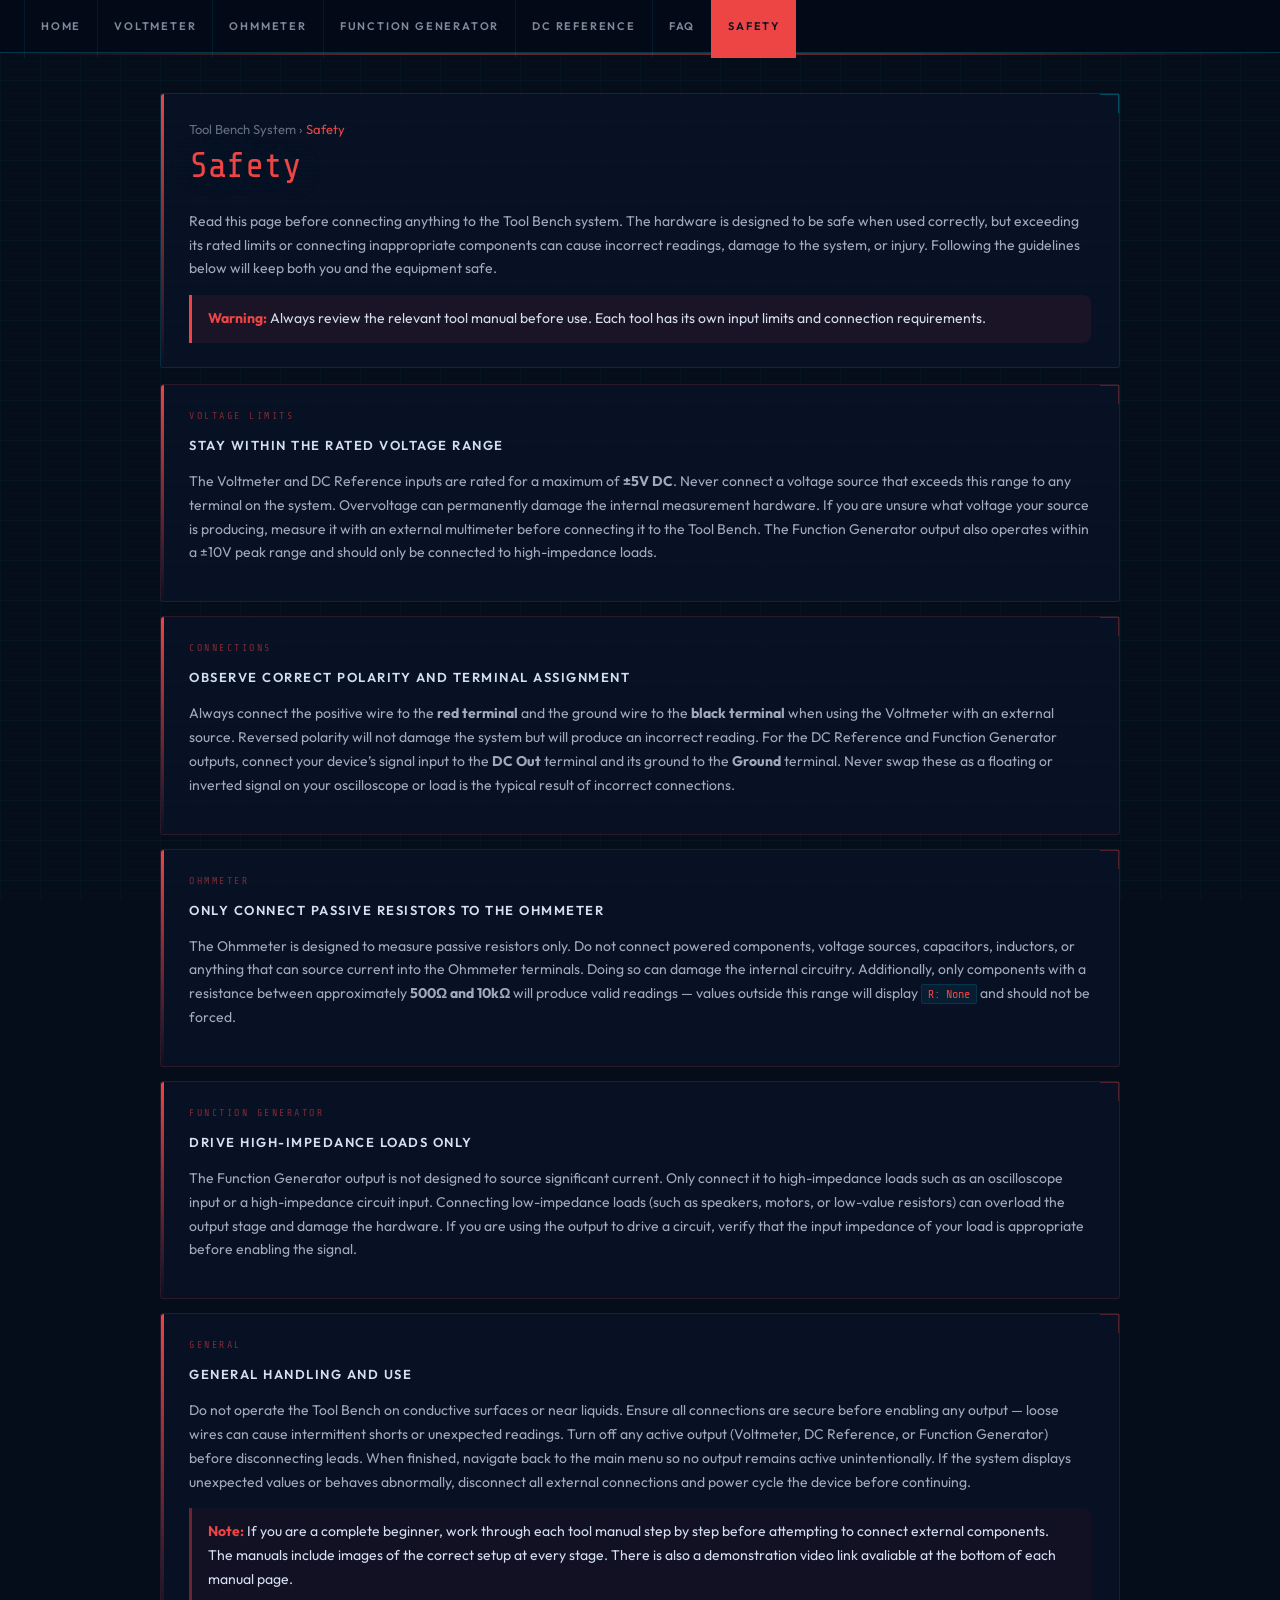
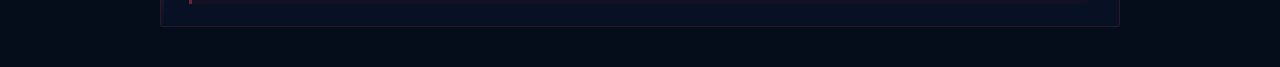
<file: safety.html>
<!DOCTYPE html>
<html lang="en">

<head>
    <meta charset="UTF-8">
    <title>Safety</title>
    <link rel="stylesheet" href="style.css">

    <style>
        :root { --accent: #ef4444; }

        .breadcrumb {
            font-size: 13px;
            color: var(--muted);
            margin-bottom: 6px;
        }

        .breadcrumb span {
            color: var(--accent);
        }

        .warning {
            background: rgba(239, 68, 68, 0.08);
            border-left: 3px solid #ef4444;
            border-radius: 0 8px 8px 0;
            padding: 12px 16px;
            margin: 14px 0 0;
            font-size: 14px;
            color: var(--text);
        }

        .warning strong {
            color: #ef4444;
        }

        .notice {
            background: rgba(239, 68, 68, 0.04);
            border-left: 3px solid rgba(239, 68, 68, 0.4);
            border-radius: 0 8px 8px 0;
            padding: 12px 16px;
            margin: 14px 0 0;
            font-size: 14px;
            color: var(--text);
        }

        .notice strong {
            color: var(--accent);
        }

        /* Safety rule cards get a red left bar instead of cyan */
        .safety-rule {
            background: var(--card);
            padding: 22px 28px;
            margin-bottom: 14px;
            border-radius: 3px;
            border: 1px solid rgba(239, 68, 68, 0.15);
            position: relative;
            backdrop-filter: blur(4px);
        }

        .safety-rule::before {
            content: '';
            position: absolute;
            top: 0; left: 0;
            width: 3px; height: 100%;
            background: linear-gradient(180deg, #ef4444, transparent);
            border-radius: 3px 0 0 3px;
        }

        .safety-rule::after {
            content: '';
            position: absolute;
            top: 0; right: 0;
            width: 18px; height: 18px;
            border-top: 1px solid rgba(239, 68, 68, 0.3);
            border-right: 1px solid rgba(239, 68, 68, 0.3);
        }

        .rule-tag {
            font-family: var(--mono);
            font-size: 10px;
            letter-spacing: 2.5px;
            color: rgba(239, 68, 68, 0.5);
            text-transform: uppercase;
            margin-bottom: 10px;
        }
    </style>
</head>

<body>

<!-- ================= NAVBAR ================= -->
<nav>
    <a href="index.html">Home</a>
    <a href="manual1.html">Voltmeter</a>
    <a href="manual2.html">Ohmmeter</a>
    <a href="manual3.html">Function Generator</a>
    <a href="manual4.html">DC Reference</a>
    <a href="faq.html">FAQ</a>
    <a href="safety.html" style="background: var(--accent); color: #0b1220;">Safety</a>
</nav>

<div class="container">

    <!-- TITLE -->
    <div class="card">
        <div class="breadcrumb">Tool Bench System &rsaquo; <span>Safety</span></div>
        <h1>Safety</h1>
        <p>
            Read this page before connecting anything to the Tool Bench system. The hardware is designed to be safe when used correctly, but exceeding its rated limits or connecting inappropriate components can cause incorrect readings, damage to the system, or injury. Following the guidelines below will keep both you and the equipment safe.
        </p>
        <div class="warning">
            <strong>Warning:</strong> Always review the relevant tool manual before use. Each tool has its own input limits and connection requirements.
        </div>
    </div>

    <!-- VOLTAGE LIMITS -->
    <div class="safety-rule">
        <div class="rule-tag">Voltage Limits</div>
        <h2>Stay Within the Rated Voltage Range</h2>
        <p>
            The Voltmeter and DC Reference inputs are rated for a maximum of <strong>&plusmn;5V DC</strong>. Never connect a voltage source that exceeds this range to any terminal on the system. Overvoltage can permanently damage the internal measurement hardware. If you are unsure what voltage your source is producing, measure it with an external multimeter before connecting it to the Tool Bench. The Function Generator output also operates within a &plusmn;10V peak range and should only be connected to high-impedance loads.
        </p>
    </div>

    <!-- POLARITY -->
    <div class="safety-rule">
        <div class="rule-tag">Connections</div>
        <h2>Observe Correct Polarity and Terminal Assignment</h2>
        <p>
            Always connect the positive wire to the <strong>red terminal</strong> and the ground wire to the <strong>black terminal</strong> when using the Voltmeter with an external source. Reversed polarity will not damage the system but will produce an incorrect reading. For the DC Reference and Function Generator outputs, connect your device&rsquo;s signal input to the <strong>DC Out</strong> terminal and its ground to the <strong>Ground</strong> terminal. Never swap these as a floating or inverted signal on your oscilloscope or load is the typical result of incorrect connections.
        </p>
    </div>

    <!-- PASSIVE COMPONENTS ONLY -->
    <div class="safety-rule">
        <div class="rule-tag">Ohmmeter</div>
        <h2>Only Connect Passive Resistors to the Ohmmeter</h2>
        <p>
            The Ohmmeter is designed to measure passive resistors only. Do not connect powered components, voltage sources, capacitors, inductors, or anything that can source current into the Ohmmeter terminals. Doing so can damage the internal circuitry. Additionally, only components with a resistance between approximately <strong>500&Omega; and 10k&Omega;</strong> will produce valid readings &mdash; values outside this range will display <code>R: None</code> and should not be forced.
        </p>
    </div>

    <!-- HIGH IMPEDANCE -->
    <div class="safety-rule">
        <div class="rule-tag">Function Generator</div>
        <h2>Drive High-Impedance Loads Only</h2>
        <p>
            The Function Generator output is not designed to source significant current. Only connect it to high-impedance loads such as an oscilloscope input or a high-impedance circuit input. Connecting low-impedance loads  (such as speakers, motors, or low-value resistors) can overload the output stage and damage the hardware. If you are using the output to drive a circuit, verify that the input impedance of your load is appropriate before enabling the signal.
        </p>
    </div>

    <!-- GENERAL HANDLING -->
    <div class="safety-rule">
        <div class="rule-tag">General</div>
        <h2>General Handling and Use</h2>
        <p>
            Do not operate the Tool Bench on conductive surfaces or near liquids. Ensure all connections are secure before enabling any output &mdash; loose wires can cause intermittent shorts or unexpected readings. Turn off any active output (Voltmeter, DC Reference, or Function Generator) before disconnecting leads. When finished, navigate back to the main menu so no output remains active unintentionally. If the system displays unexpected values or behaves abnormally, disconnect all external connections and power cycle the device before continuing.
        </p>
        <div class="notice">
            <strong>Note:</strong> If you are a complete beginner, work through each tool manual step by step before attempting to connect external components. The manuals include images of the correct setup at every stage. There is also a demonstration video link avaliable at the bottom of each manual page.
        </div>
    </div>

</div>

</body>
</html>
</file>
<file: style.css>
@import url('https://fonts.googleapis.com/css2?family=Share+Tech+Mono&family=Outfit:wght@300;400;600&display=swap');
 
/* =========================
   GLOBAL THEME
========================= */
:root {
    --bg: #060d1a;
    --card: rgba(10, 18, 38, 0.85);
    --text: #d4dff0;
    --muted: rgba(212, 223, 240, 0.45);
    --accent: #00bcd4;
    --border: rgba(0, 188, 212, 0.15);
    --shadow: none;
    --mono: 'Share Tech Mono', monospace;
    --sans: 'Outfit', sans-serif;
}
 
/* =========================
   BASE STYLES
========================= */
body {
    margin: 0;
    font-family: var(--sans);
    background: var(--bg);
    color: var(--text);
    line-height: 1.7;
    font-size: 15px;
    position: relative;
}
 
/* Scanline overlay */
body::before {
    content: '';
    position: fixed;
    inset: 0;
    background: repeating-linear-gradient(
        0deg,
        transparent,
        transparent 2px,
        rgba(0, 188, 212, 0.012) 2px,
        rgba(0, 188, 212, 0.012) 4px
    );
    pointer-events: none;
    z-index: 9999;
}
 
/* Grid background */
body::after {
    content: '';
    position: fixed;
    inset: 0;
    background-image:
        linear-gradient(rgba(0, 188, 212, 0.04) 1px, transparent 1px),
        linear-gradient(90deg, rgba(0, 188, 212, 0.04) 1px, transparent 1px);
    background-size: 40px 40px;
    pointer-events: none;
    z-index: 0;
}
 
/* =========================
   NAVBAR
========================= */
nav {
    position: sticky;
    top: 0;
    background: rgba(4, 10, 24, 0.97);
    display: flex;
    align-items: center;
    gap: 0;
    padding: 0 24px;
    height: 52px;
    border-bottom: 1px solid rgba(0, 188, 212, 0.25);
    z-index: 1000;
    backdrop-filter: blur(8px);
}
 
/* Glow line under nav */
nav::after {
    content: '';
    position: absolute;
    bottom: -3px;
    left: 0; right: 0;
    height: 2px;
    background: linear-gradient(90deg, transparent, var(--accent) 30%, var(--accent) 70%, transparent);
    opacity: 0.4;
}
 
nav a {
    color: rgba(212, 223, 240, 0.6);
    text-decoration: none;
    padding: 6px 16px;
    font-size: 11px;
    font-weight: 600;
    letter-spacing: 1.8px;
    text-transform: uppercase;
    border-left: 1px solid rgba(0, 188, 212, 0.1);
    height: 100%;
    display: flex;
    align-items: center;
    transition: all 0.2s ease;
    position: relative;
    border-bottom: none;   /* override global link underline */
}
 
nav a:hover,
nav a.active {
    color: var(--accent);
    background: rgba(0, 188, 212, 0.07);
}
 
nav a.active::after {
    content: '';
    position: absolute;
    bottom: 0; left: 0; right: 0;
    height: 2px;
    background: var(--accent);
}
 
/* =========================
   LAYOUT
========================= */
.container {
    max-width: 960px;
    margin: 40px auto;
    padding: 0 24px;
    position: relative;
    z-index: 1;
}
 
/* =========================
   CARDS
========================= */
.card {
    background: var(--card);
    padding: 24px 28px;
    margin-bottom: 16px;
    border-radius: 3px;
    border: 1px solid var(--border);
    position: relative;
    backdrop-filter: blur(4px);
}
 
/* Left accent bar */
.card::before {
    content: '';
    position: absolute;
    top: 0; left: 0;
    width: 3px;
    height: 100%;
    background: linear-gradient(180deg, var(--accent), transparent);
    border-radius: 3px 0 0 3px;
}
 
/* Top-right corner bracket */
.card::after {
    content: '';
    position: absolute;
    top: 0; right: 0;
    width: 18px; height: 18px;
    border-top: 1px solid rgba(0, 188, 212, 0.35);
    border-right: 1px solid rgba(0, 188, 212, 0.35);
}
 
/* =========================
   HEADINGS
========================= */
h1, h2, h3 {
    margin-top: 0;
}
 
h1 {
    font-family: var(--mono);
    font-size: 36px;
    font-weight: 400;
    color: var(--accent);
    letter-spacing: -0.5px;
    line-height: 1.1;
    text-shadow: 0 0 40px rgba(0, 188, 212, 0.2);
}
 
h2 {
    font-size: 13px;
    font-weight: 600;
    letter-spacing: 1.5px;
    text-transform: uppercase;
    color: var(--text);
}
 
h3 {
    font-family: var(--mono);
    font-size: 14px;
    color: var(--accent);
    letter-spacing: 1px;
    font-weight: 400;
}
 
/* =========================
   TEXT
========================= */
p {
    color: rgba(212, 223, 240, 0.75);
    font-size: 14px;
}
 
.small {
    color: var(--muted);
    font-size: 12px;
    font-family: var(--mono);
    letter-spacing: 1px;
}
 
/* Card section label */
.card-tag {
    font-family: var(--mono);
    font-size: 10px;
    letter-spacing: 2.5px;
    color: rgba(0, 188, 212, 0.45);
    text-transform: uppercase;
    margin-bottom: 12px;
}
 
/* =========================
   IMAGE — PLACEHOLDER BOX
   (used when no real image is available)
========================= */
.img-box {
    width: 100%;
    height: 200px;
    margin-top: 16px;
    border-radius: 2px;
    background: rgba(0, 188, 212, 0.02);
    border: 1px dashed rgba(0, 188, 212, 0.2);
    display: flex;
    align-items: center;
    justify-content: center;
    color: rgba(0, 188, 212, 0.3);
    font-family: var(--mono);
    font-size: 11px;
    letter-spacing: 3px;
    text-transform: uppercase;
    position: relative;
    box-sizing: border-box;
}
 
.img-box::before {
    content: '';
    position: absolute;
    inset: 8px;
    border: 1px solid rgba(0, 188, 212, 0.06);
}
 
/* =========================
   IMAGE — REAL PHOTOS
   Wrap every <img> in a .img-frame div for
   consistent sizing across all manual pages.
========================= */
.img-frame {
    width: 100%;
    margin-top: 20px;
    border-radius: 3px;
    overflow: hidden;
    border: 1px solid rgba(0, 188, 212, 0.2);
    background: rgba(0, 0, 0, 0.4);
    /* Fixed aspect-ratio keeps every photo the same height */
    aspect-ratio: 16 / 9;
    display: flex;
    align-items: center;
    justify-content: center;
}
 
.img-frame img {
    width: 100%;
    height: 100%;
    object-fit: contain;   /* show the full image, never stretch */
    display: block;
}
 
/* Legacy <img class="img-box"> used in manual pages */
img.img-box {
    width: 100%;
    height: auto;
    max-height: 420px;
    object-fit: contain;
    border-radius: 2px;
    margin-top: 20px;
    display: block;
    border: 1px solid rgba(0, 188, 212, 0.2);
    background: rgba(0, 0, 0, 0.4);
    box-sizing: border-box;
}
 
/* remove inner dashed inset on actual images */
img.img-box::before {
    display: none;
}
 
/* =========================
   LISTS
========================= */
ol, ul {
    padding-left: 18px;
}
 
li {
    margin-bottom: 10px;
    color: rgba(212, 223, 240, 0.7);
    font-size: 14px;
    line-height: 1.6;
}
 
/* =========================
   LINKS (outside nav)
========================= */
a {
    color: var(--accent);
    text-decoration: none;
    border-bottom: 1px solid rgba(0, 188, 212, 0.3);
    transition: border-color 0.15s;
}
 
a:hover {
    border-color: var(--accent);
}
 
/* =========================
   CODE / INLINE MONO
========================= */
code {
    font-family: var(--mono);
    font-size: 12px;
    color: var(--accent);
    background: rgba(0, 188, 212, 0.08);
    padding: 2px 6px;
    border-radius: 2px;
    border: 1px solid rgba(0, 188, 212, 0.15);
}
 
/* =========================
   DIVIDER — subtle hr
========================= */
hr {
    border: none;
    border-top: 1px solid rgba(0, 188, 212, 0.1);
    margin: 20px 0;
}
</file>
